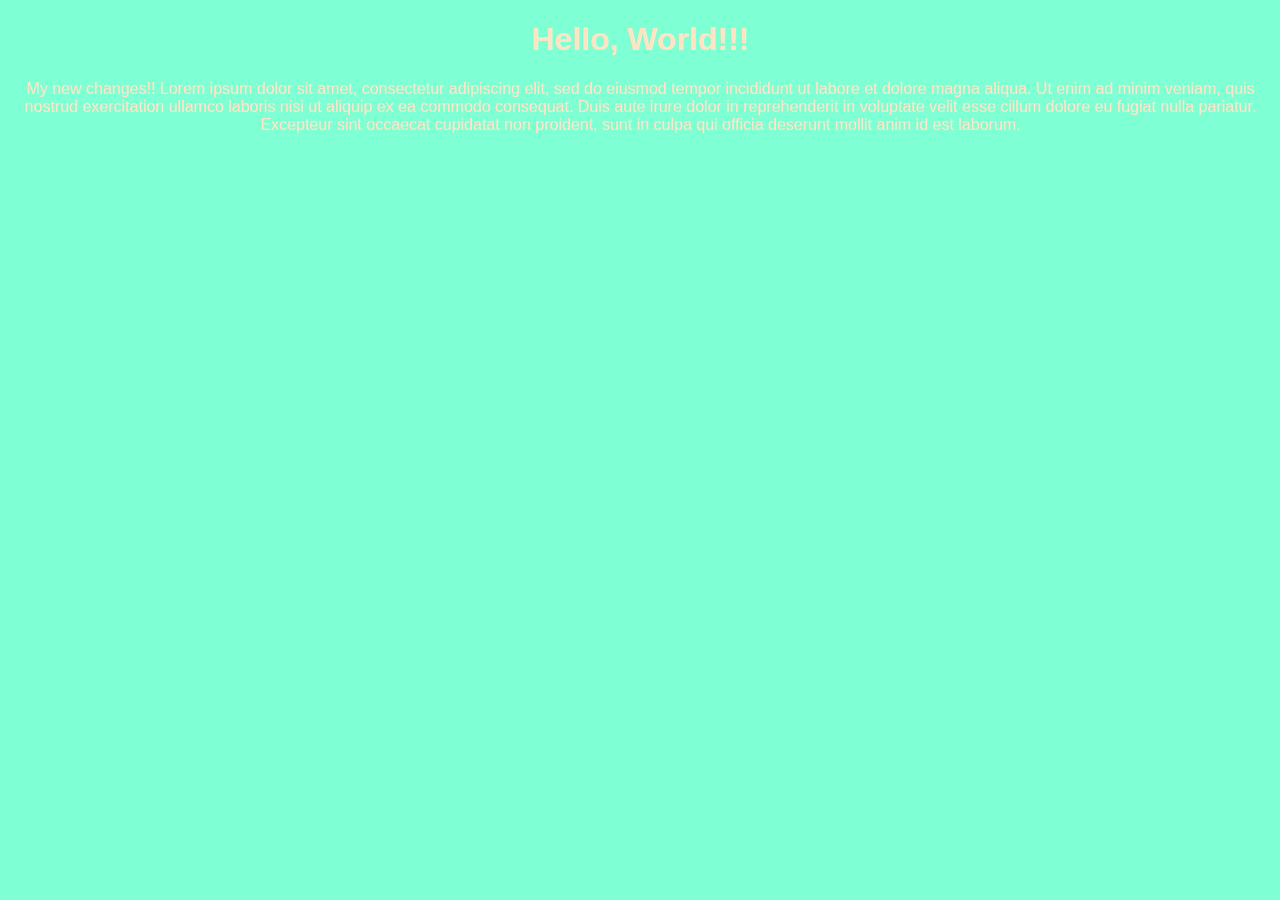
<file: 2/index.html>
<!DOCTYPE html>
<html lang="en">
<head>
	<meta charset="UTF-8">
	<title>Learn Git</title>
	<style type="text/css">
		body {
			background-color: aquamarine;
			text-align: center;
			font-size: 16px;
			font-family:  "Arial Black", sans-serif;
			color: bisque;
		}
	</style>
</head>
<body>
	<h1>Hello, World!!!</h1>
   <p>My new changes!!
	   Lorem ipsum dolor sit amet, consectetur adipiscing
	   elit, sed do eiusmod tempor incididunt ut labore et
	   dolore magna aliqua. Ut enim ad minim veniam, quis
	   nostrud exercitation ullamco laboris nisi ut aliquip
	   ex ea commodo consequat. Duis aute irure dolor in
	   reprehenderit in voluptate velit esse cillum dolore
	   eu fugiat nulla pariatur. Excepteur sint occaecat
	   cupidatat non proident, sunt in culpa qui officia
	   deserunt mollit anim id est laborum.</p>
</body>
</html>
</file>
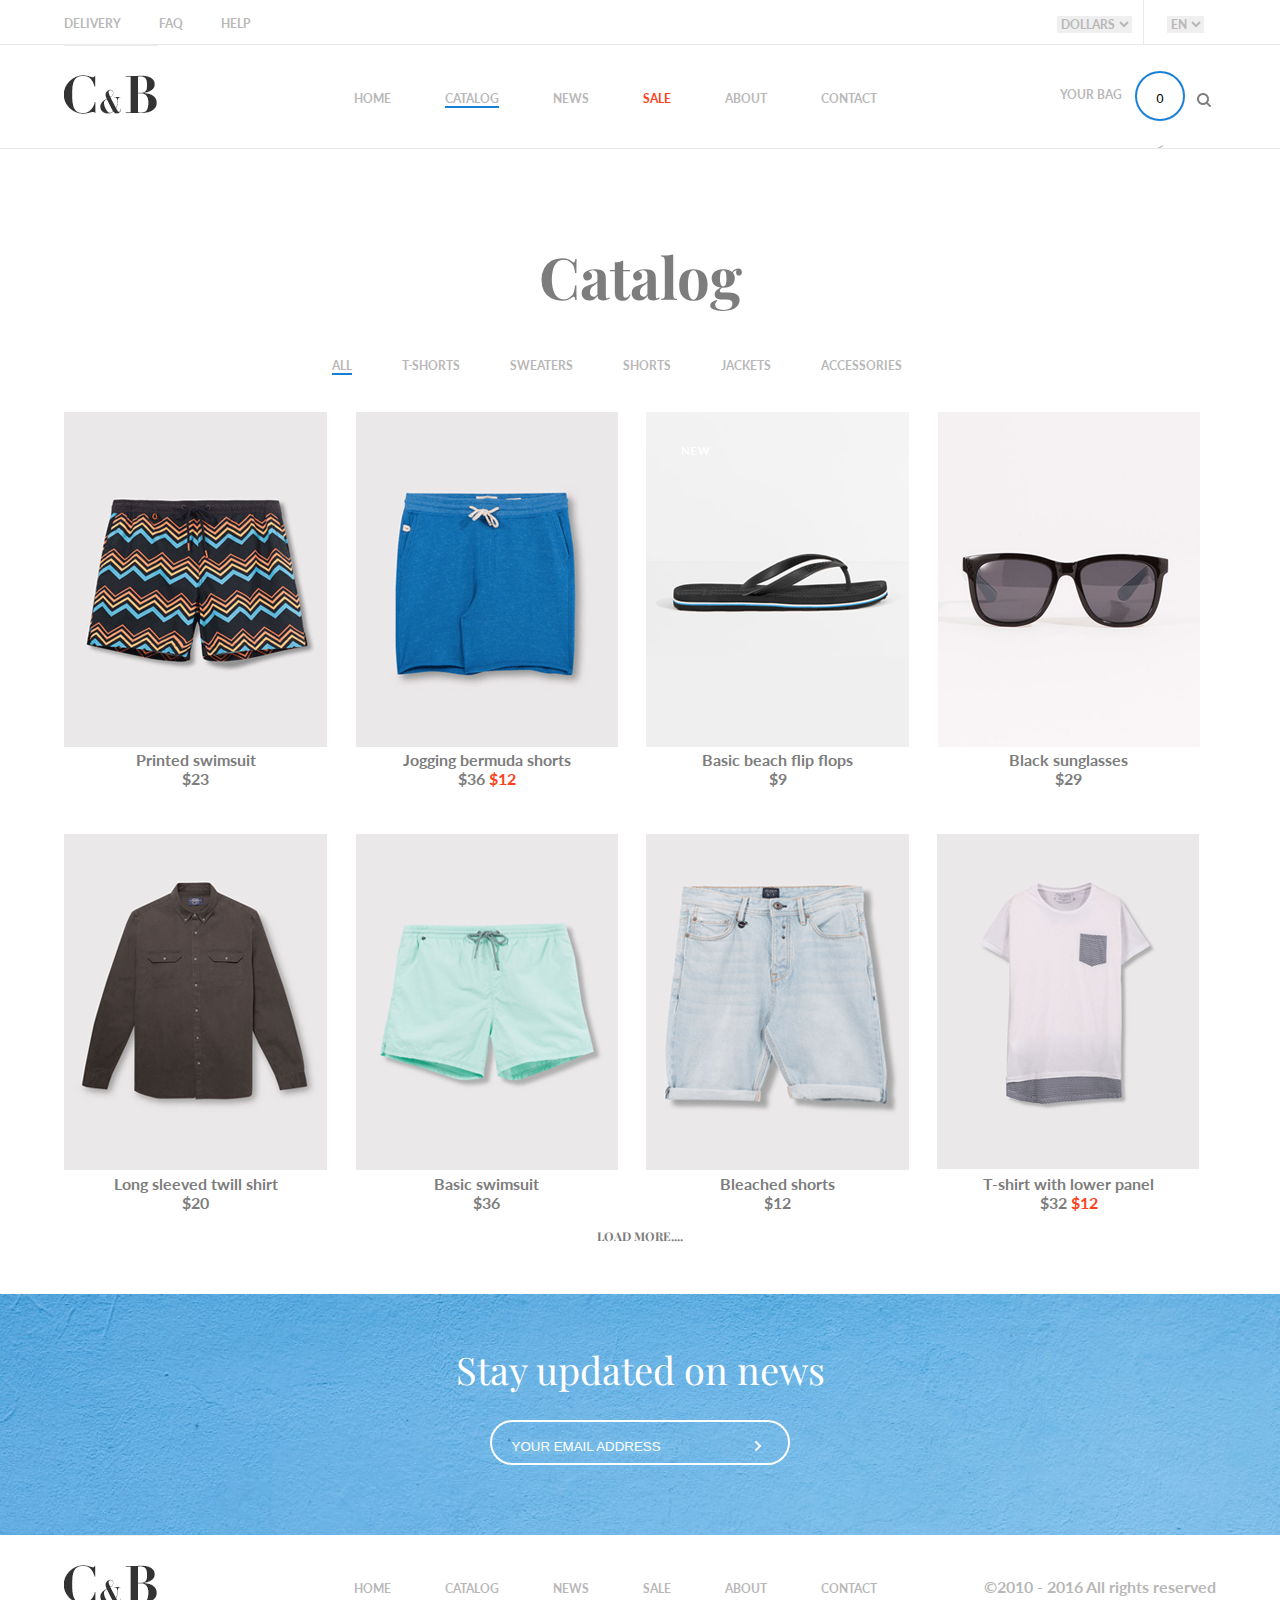
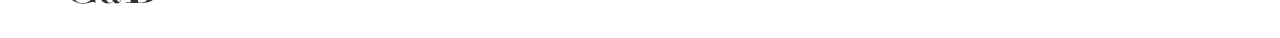
<file: Eleken/index.html>
<!DOCTYPE html>
<html lang="en">
<head>
    <meta charset="UTF-8">
    <meta http-equiv="X-UA-Compatible" content="IE=edge">
    <meta name="viewport" content="width=device-width, initial-scale=1">
    <title>ELeken</title>
    <!--Fonts-->
    <link href="https://fonts.googleapis.com/css?family=Lato:400,400i,700,700i|Playfair+Display:400,400i,700,700i&amp;subset=cyrillic,latin-ext" rel="stylesheet">
    <!--StyleSheets-->
    <link rel="stylesheet" type="text/css" href="css/main.css">

    <!--Scripts-->
    <script src="JS/jquery-3.2.1.min.js"></script> <!---Jquery library-->
    <script src="JS/jquery-ui.min.js"></script> <!-- JQuery UI for Tabs-->
    <script src="JS/main.js"></script> <!--Custom JS-->

</head>
<body>
    <header>
        <div class="sub-menu">
            <ul>
                <li><a href="#">delivery</a></li>
                <li><a href="#">faq</a></li>
                <li><a href="#">help</a></li>
            </ul>
        </div>
        <div class="select lang">
            <select title="lang">
                <option>en</option>
                <option>ua</option>
            </select>
        </div>
        <div class="select">
            <select title="currency">
                <option>dollars</option>
                <option>hruvhia</option>
            </select>
        </div>
    </header>
    <nav>
        <div class="logo">
            <img src="img/main-logo.png">
        </div>
        <div class="main-menu">
            <ul>
                <li><a href="#">home</a></li>
                <li class="active"><a href="#">catalog</a></li>
                <li><a href="#">news</a></li>
                <li><a href="#" class="sale">sale</a></li>
                <li><a href="#">about</a></li>
                <li><a href="#">contact</a></li>
            </ul>
        </div>
        <div class="bag">
            <img src="img/serch.png" alt="search" class="search">
            <div class="cart"><input type="text" name="goods" value="0" class="val"><</div>
            <p>your bag</p>
        </div>
    </nav>

    <article>

        <h1>Catalog</h1>
        <div id="tabs">
            <ul>
                <li class="active"><a href="#tab-all">all</a></li>
                <li><a href="#tab-t-shorts">t-Shorts</a></li>
                <li><a href="#tab-sweat">sweaters</a></li>
                <li><a href="#tab-shorts">shorts</a></li>
                <li><a href="#tab-jac">jackets</a></li>
                <li><a href="#tab-access">accessories</a></li>
            </ul>

            <div id="tab-all">
                <div class="non-hide"><!---Список товара--->
                    <figure class="first">
                        <img src="img/good-1.png">
                        <figcaption>
                            <p>Printed swimsuit</p>
                            <p class="price">$23</p>
                        </figcaption>
                    </figure>
                    <figure>
                        <img src="img/good-2.png">
                        <figcaption>
                            <p>Jogging bermuda shorts</p>
                            <p class="price">$36 <span>$12</span></p>
                        </figcaption>
                    </figure>
                    <figure>
                        <img src="img/good-3.png">
                        <figcaption>
                            <p>Basic beach flip flops</p>
                            <p class="price">$9</p>
                        </figcaption>
                    </figure>
                    <figure class="last">
                        <img src="img/good-4.png">
                        <figcaption>
                            <p>Black sunglasses</p>
                            <p class="price">$29</p>
                        </figcaption>
                    </figure>
                    <figure class="first">
                        <img src="img/good-5.png">
                        <figcaption>
                            <p>Long sleeved twill shirt</p>
                            <p class="price">$20</p>
                        </figcaption>
                    </figure>
                    <figure>
                        <img src="img/good-6.png">
                        <figcaption>
                            <p>Basic swimsuit</p>
                            <p class="price">$36</p>
                        </figcaption>
                    </figure>
                    <figure>
                        <img src="img/good-7.png">
                        <figcaption>
                            <p>Bleached shorts</p>
                            <p class="price">$12</p>
                        </figcaption>
                    </figure>
                    <figure class="last">
                        <img src="img/good-8.png">
                        <figcaption>
                            <p>T-shirt with lower panel</p>
                            <p class="price">$32 <span>$12</span></p>
                        </figcaption>
                    </figure>
                </div>
                <div class="hide">

                    <figure class="first">
                        <img src="img/good-1.png">
                        <figcaption>
                            <p>Printed swimsuit</p>
                            <p class="price">$23</p>
                        </figcaption>
                    </figure>
                    <figure>
                        <img src="img/good-2.png">
                        <figcaption>
                            <p>Jogging bermuda shorts</p>
                            <p class="price">$36 <span>$12</span></p>
                        </figcaption>
                    </figure>
                    <figure>
                        <img src="img/good-3.png">
                        <figcaption>
                            <p>Basic beach flip flops</p>
                            <p class="price">$9</p>
                        </figcaption>
                    </figure>
                    <figure class="last">
                        <img src="img/good-4.png">
                        <figcaption>
                            <p>Black sunglasses</p>
                            <p class="price">$29</p>
                        </figcaption>
                    </figure>
                    <figure class="first">
                        <img src="img/good-5.png">
                        <figcaption>
                            <p>Long sleeved twill shirt</p>
                            <p class="price">$20</p>
                        </figcaption>
                    </figure>
                    <figure>
                        <img src="img/good-6.png">
                        <figcaption>
                            <p>Basic swimsuit</p>
                            <p class="price">$36</p>
                        </figcaption>
                    </figure>
                    <figure>
                        <img src="img/good-7.png">
                        <figcaption>
                            <p>Bleached shorts</p>
                            <p class="price">$12</p>
                        </figcaption>
                    </figure>
                    <figure class="last">
                        <img src="img/good-8.png">
                        <figcaption>
                            <p>T-shirt with lower panel</p>
                            <p class="price">$32 <span>$12</span></p>
                        </figcaption>
                    </figure>

                </div>
                <h1 class="load"> Load more....</h1>
            </div>
            <div id="tab-t-shorts"> <!--Футболки-->
                <figure class="last">
                    <img src="img/good-8.png">
                    <figcaption>
                        <p>T-shirt with lower panel</p>
                        <p class="price">$32 <span>$12</span></p>
                    </figcaption>
                </figure>
            </div>

            <div id="tab-sweat">

            </div>
            <div id="tab-shorts">
                <figure class="first">
                    <img src="img/good-1.png">
                    <figcaption>
                        <p>Printed swimsuit</p>
                        <p class="price">$23</p>
                    </figcaption>
                </figure>
                <figure>
                    <img src="img/good-2.png">
                    <figcaption>
                        <p>Jogging bermuda shorts</p>
                        <p class="price">$36 <span>$12</span></p>
                    </figcaption>
                </figure>
                <figure>
                    <img src="img/good-6.png">
                    <figcaption>
                        <p>Basic swimsuit</p>
                        <p class="price">$36</p>
                    </figcaption>
                </figure>
                <figure>
                    <img src="img/good-7.png">
                    <figcaption>
                        <p>Bleached shorts</p>
                        <p class="price">$12</p>
                    </figcaption>
                </figure>>
            </div>

            <div id="tab-jac">
                <figure class="first">
                    <img src="img/good-5.png">
                    <figcaption>
                        <p>Long sleeved twill shirt</p>
                        <p class="price">$20</p>
                    </figcaption>
                </figure>
            </div>
            <div id="tab-access">
                <figure class="last">
                    <img src="img/good-4.png">
                    <figcaption>
                        <p>Black sunglasses</p>
                        <p class="price">$29</p>
                    </figcaption>
                </figure>
            </div>
        </div>
    </article>
    <div class="subscribe">
        <p>Stay updated on news</p>
        <div class="form">

            <form name="form" action="#" method="post">
                <input type="email" name="email " placeholder="your email address">
                <input type="button"   name="submit" value="">
            </form>
        </div>
    </div>

    <footer>
        <div class="logo">
            <img src="img/main-logo.png">
        </div>
        <div class="main-menu">
            <ul>
                <li><a href="#">home</a></li>
                <li><a href="#">catalog</a></li>
                <li><a href="#">news</a></li>
                <li><a href="#">sale</a></li>
                <li><a href="#">about</a></li>
                <li><a href="#">contact</a></li>
            </ul>
        </div>
        <P>&copy2010 - 2016 All rights reserved</P>
    </footer>


</body>
</html>
</file>
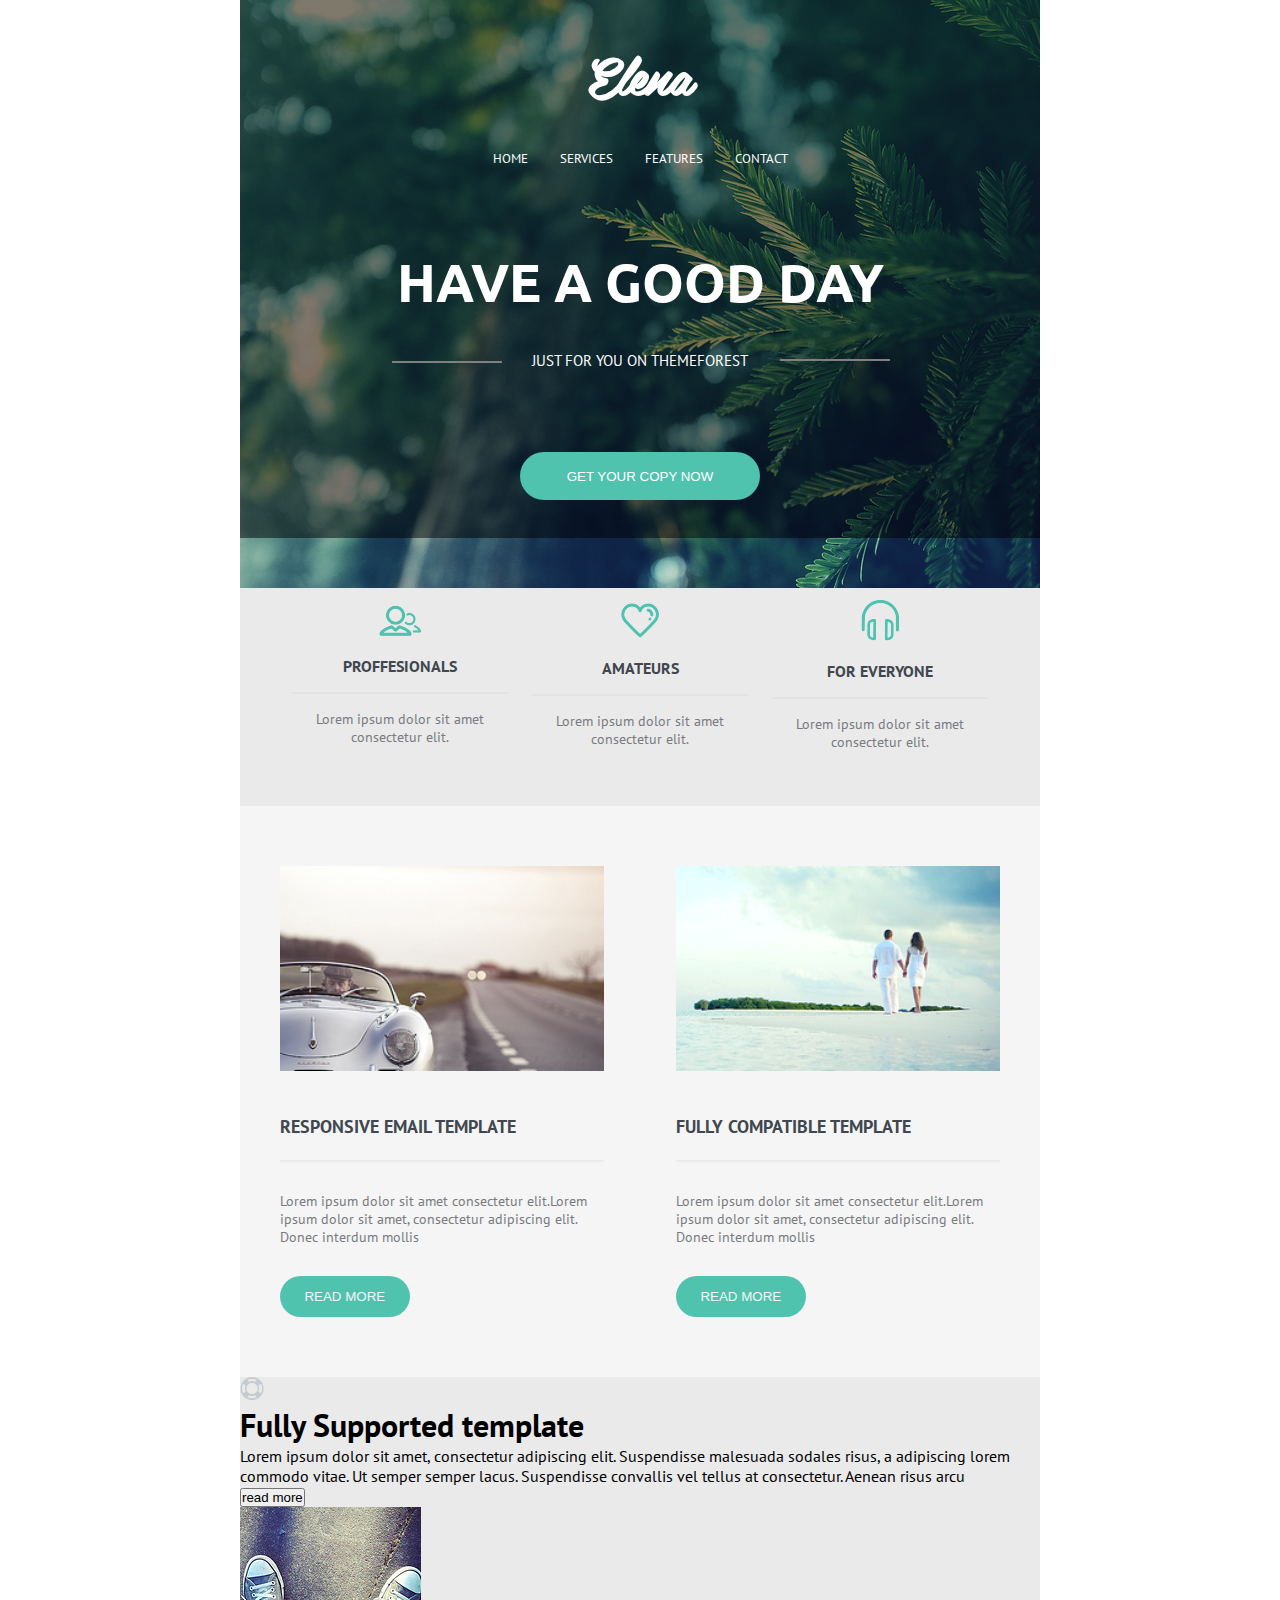
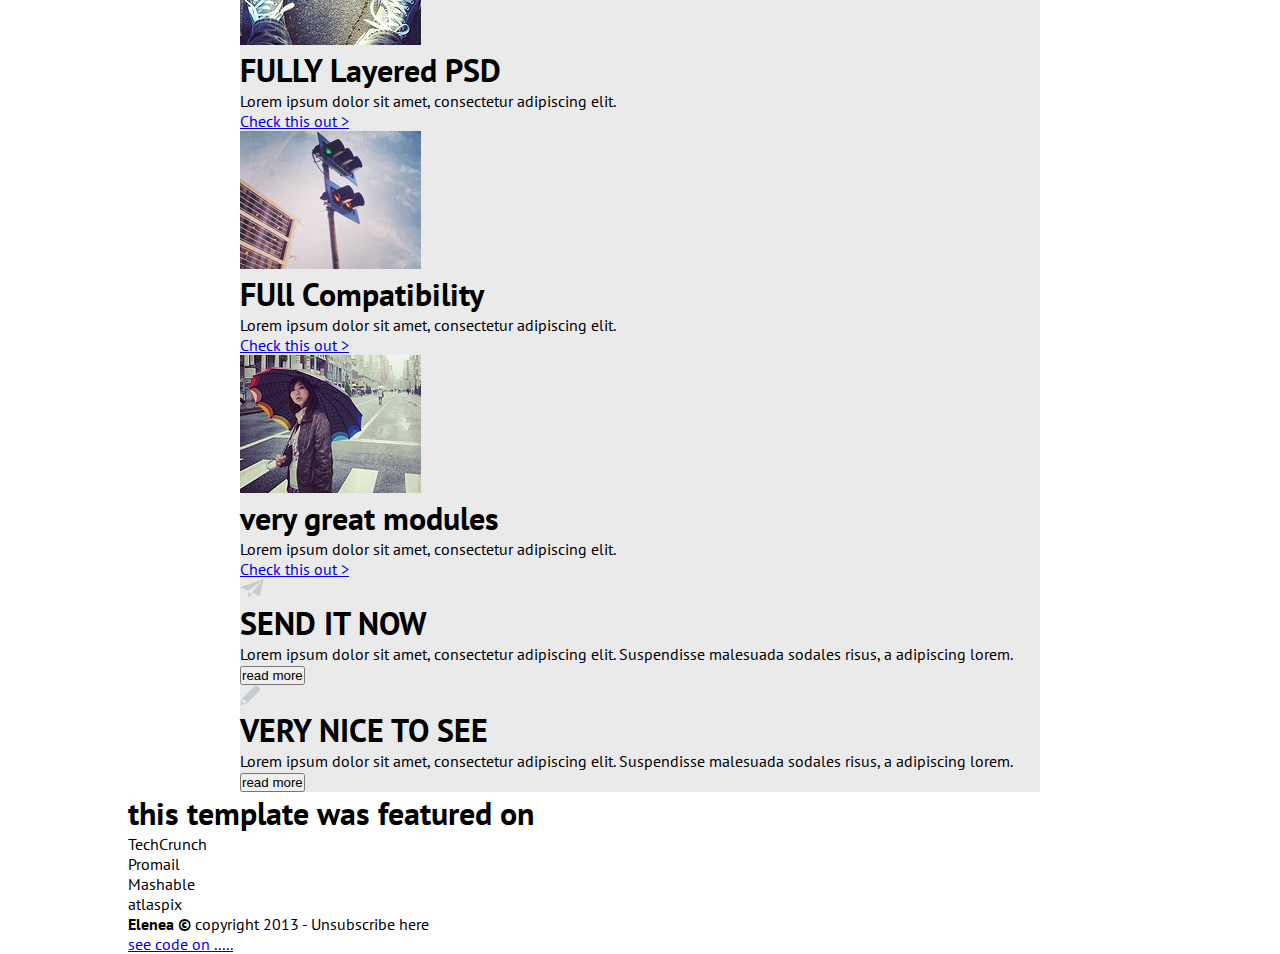
<file: Elena/index.html>
<!DOCTYPE html>
<html lang="en">
<head>
    <meta name="viewport" content="width=device-width, initial-scale=1">
    <meta charset="UTF-8">
    <title>Elena</title>

    <!-- stylesheet-->
    <link rel="stylesheet" href="css/style.css">

    <!-- Google Fonts-->
    <link rel="preconnect" href="https://fonts.gstatic.com">
    <link href="https://fonts.googleapis.com/css2?family=Cabin&family=PT+Sans:wght@400;700&family=Ubuntu:wght@700&display=swap" rel="stylesheet">
    <!-- fav ico -->
    <link rel="icon" href="img/logo_2082.png">
</head>
<body>
    <header>
       <div class="bg-opacity">
           <h1 class="logo">Elena</h1>
           <nav>
               <ul>
                   <li><a href="#">home</a></li>
                   <li><a href="#">services</a></li>
                   <li><a href="#">features</a></li>
                   <li><a href="#">contact</a></li>
               </ul>
           </nav>
           <h1 class="slogan">have a good day</h1>
           <p class="sub_logo">just for you on themeforest</p>
           <input type="button" value="get your copy now">
       </div>
    </header>
    <article>
        <div class="offers">
            <div class="offers_item">
                <img src="./img/user_group_copy_4152.png" alt="img" class="offers_item_img">
                <h1>proffesionals</h1>
                <p>Lorem ipsum dolor sit amet consectetur elit.</p>
            </div>
            <div class="offers_item">
                <img src="./img/heart_3846.png" alt="img" class="offers_item_img">
                <h1>Amateurs</h1>
                <p>Lorem ipsum dolor sit amet consectetur elit.</p>
            </div>
            <div class="offers_item">
                <img src="./img/headset_3847.png" alt="img" class="offers_item_img">
                <h1>for everyone</h1>
                <p>Lorem ipsum dolor sit amet consectetur elit.</p>
            </div>
        </div>
        <div class="blog">
            <div class="blog_post">
                <img src="./img/rectangle_2_3940.png" alt="img" class="blog_post_img">
                <h1>Responsive email template</h1>
                <p>Lorem ipsum dolor sit amet consectetur elit.Lorem ipsum dolor sit amet, consectetur adipiscing elit. Donec interdum mollis</p>
                <input type="button" value="read more">
            </div>
            <div class="blog_post">
                <img src="./img/rectangle_2_3959.png" alt="img" class="blog_post_img">
                <h1>Fully compatible template</h1>
                <p>Lorem ipsum dolor sit amet consectetur elit.Lorem ipsum dolor sit amet, consectetur adipiscing elit. Donec interdum mollis</p>
                <input type="button" value="read more">
            </div>
        </div>
        <div class="info">
            <img src="img/info__4002.png" alt="img">
            <h1>Fully Supported template</h1>
            <p>Lorem ipsum dolor sit amet, consectetur adipiscing elit. Suspendisse malesuada sodales risus, a adipiscing lorem commodo vitae. Ut semper semper lacus. Suspendisse convallis vel tellus at consectetur. Aenean risus arcu</p>
            <input type="button" value="read more">
        </div>
        <div class="modules">
            <div class="modules_item">
                <img src="img/rectangle_2_4026.png" alt="img" class="modules_item_img">
                <h1>FULLY Layered PSD</h1>
                <p>Lorem ipsum dolor sit amet, consectetur adipiscing elit.</p>
                <a href="#">Check this out ></a>
            </div>
            <div class="modules_item">
                <img src="img/rectangle_2_4004.png" alt="img" class="modules_item_img">
                <h1>FUll Compatibility</h1>
                <p>Lorem ipsum dolor sit amet, consectetur adipiscing elit.</p>
                <a href="#">Check this out ></a>
            </div>
            <div class="modules_item">
                <img src="img/rectangle_2_4037.png" alt="img" class="modules_item_img">
                <h1>very great modules</h1>
                <p>Lorem ipsum dolor sit amet, consectetur adipiscing elit.</p>
                <a href="#">Check this out ></a>
            </div>
        </div>
        <div class="booking">
            <div class="booking_type">
                <img src="img/Send__4051.png">
                <h1>SEND IT NOW</h1>
                <p>Lorem ipsum dolor sit amet, consectetur adipiscing elit. Suspendisse malesuada sodales risus, a adipiscing lorem.</p>
                <input type="button" value="read more">
            </div>
            <div class="booking_type">
                <img src="img/___4069.png">
                <h1>VERY NICE TO SEE</h1>
                <p>Lorem ipsum dolor sit amet, consectetur adipiscing elit. Suspendisse malesuada sodales risus, a adipiscing lorem.</p>
                <input type="button" value="read more">
            </div>
        </div>
    </article>
    <footer>
        <div class="futered">
            <h1>this template was featured on</h1>
            <p> TechCrunch </p>
            <p> Promail </p>
            <p> Mashable </p>
            <p> atlaspix</p>
        </div>
        <div class="copy">
            <p><b>Elenea © </b>copyright 2013 - Unsubscribe here</p>
            <a href="№"> see  code on .....</a>
        </div>
    </footer>

</body>
</html>
</file>
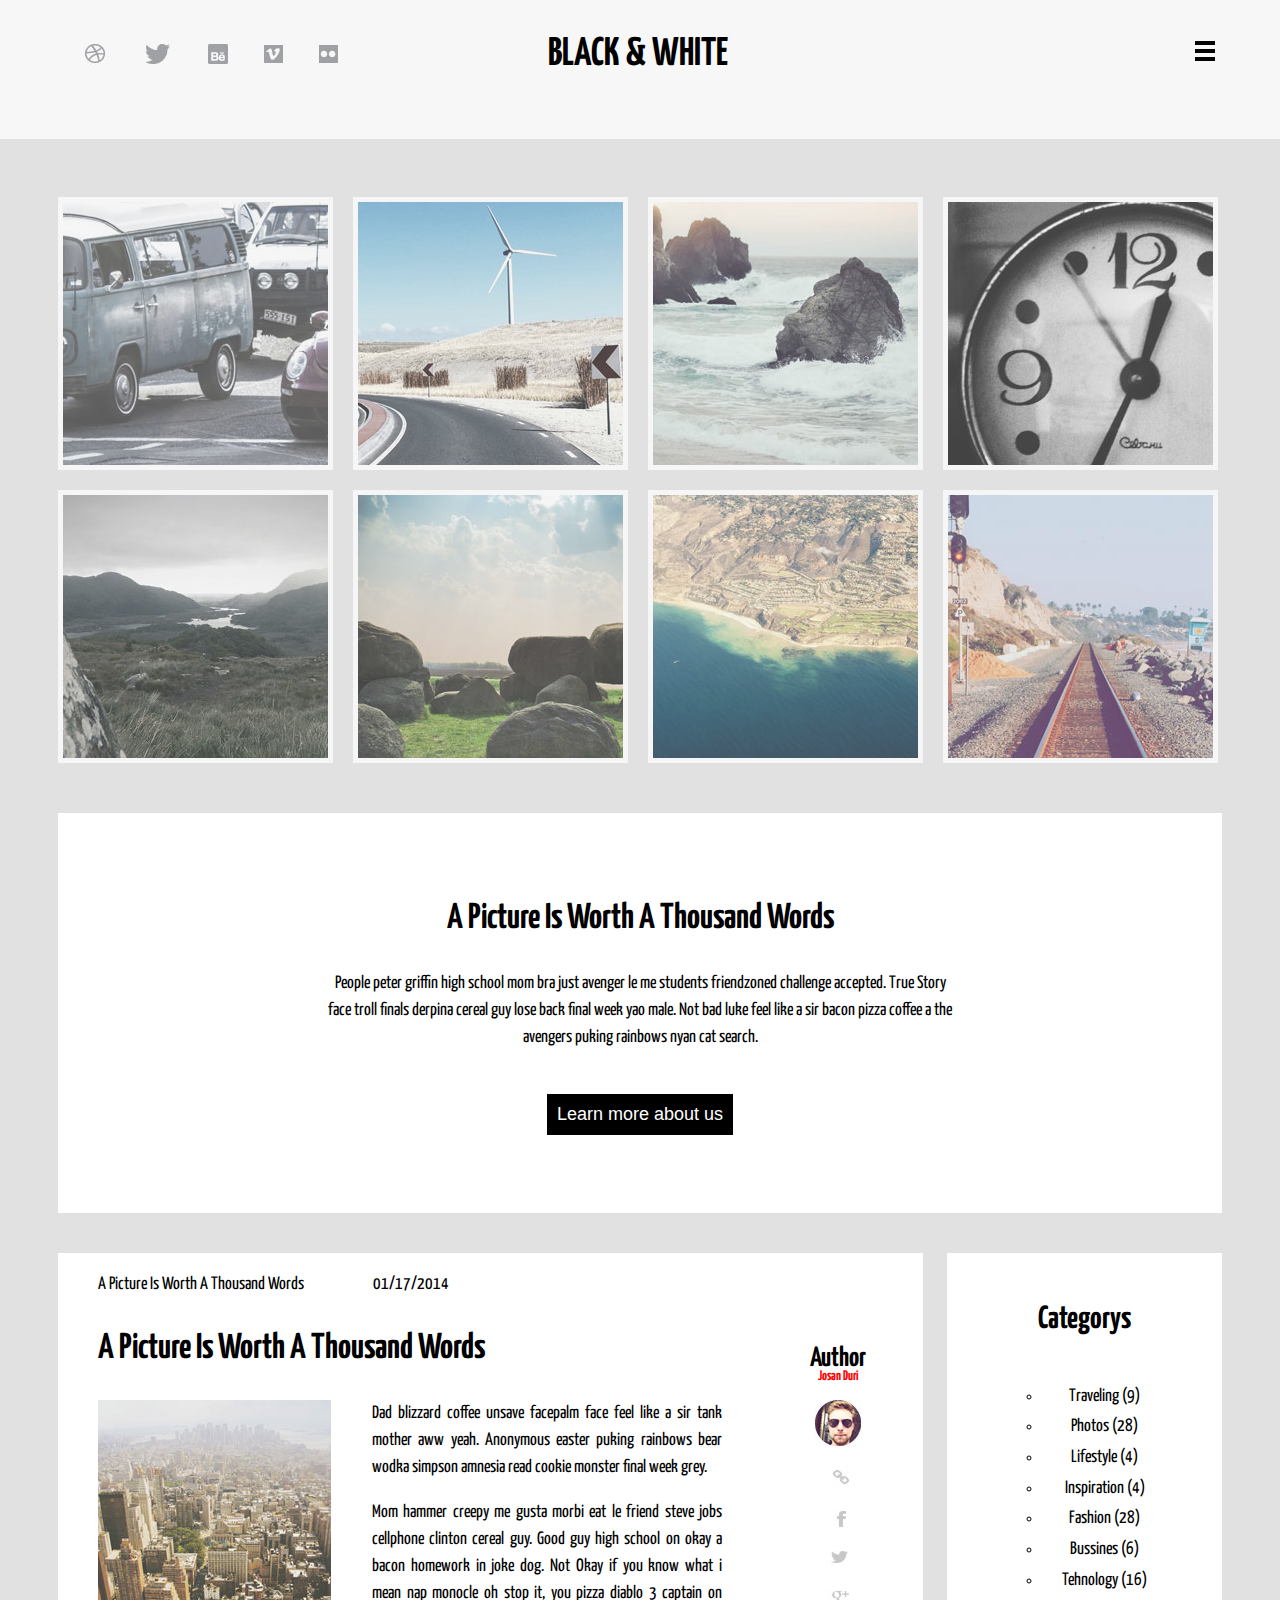
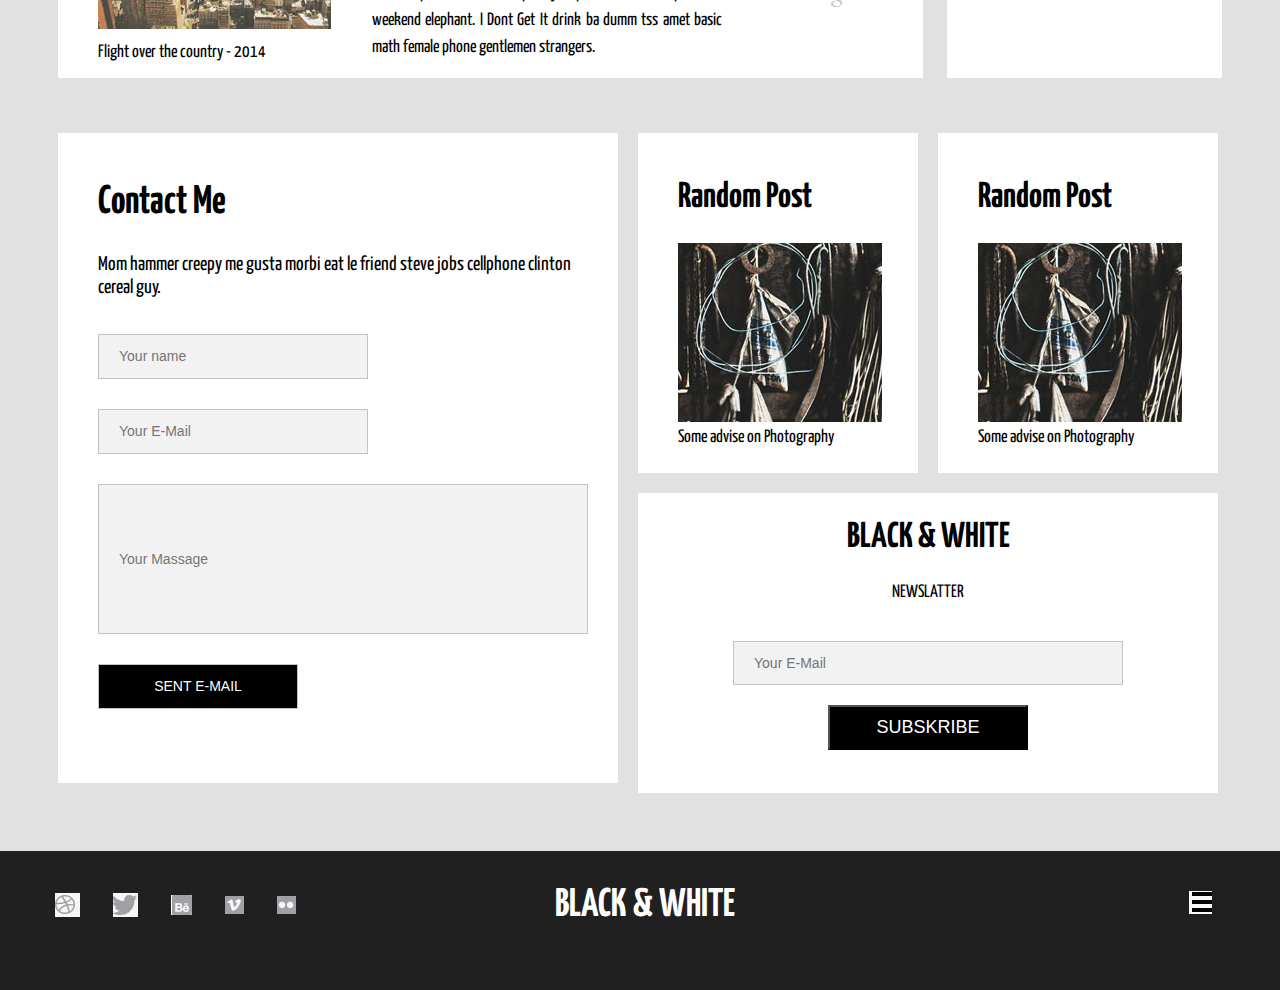
<file: fix/index.html>
<!DOCTYPE html>
<!DOCTYPE html>
<html>
  <head>
    <meta charset="utf-8">
    <title>Фиксированый дизайн</title>
    <link rel="stylesheet" href="style.css">
    <link rel="stylesheet" href="Normalize.css">
    <link href="https://fonts.googleapis.com/css?family=Yanone+Kaffeesatz:300,400,700" rel="stylesheet">
  </head>
  <body>
    <header>
      <ul class="social">
        <li><a href="#"><img src="img/social/social-1.jpg" alt="#"></a></li>
        <li><a href="#"><img src="img/social/social-2.jpg" alt="#"></a></li>
        <li><a href="#"><img src="img/social/social-3.jpg" alt="#"></a></li>
        <li><a href="#"><img src="img/social/social-4.jpg" alt="#"></a></li>
        <li><a href="#"><img src="img/social/social-5.jpg" alt="#"></a></li>
      </ul>
      <h1>black & white</h1>
      <img src="img/social/stripes.jpg" alt="#" class="log">
    </header>
    <article>
      <div class="works">
        <figure>
          <img src="img/works/img-1.jpg" alt="#">
          <figcaption>
            <p><strong>Awsome day</strong> JAN 25th</p>
            <div class="likes"><img src="img/social/likes.jpg" alt="#"> <img src="img/social/Coments.jpg" alt="#"></div>
          </figcaption>
        </figure>
        <figure>
          <img src="img/works/img-2.jpg" alt="#">
          <figcaption>
            <p><strong>Awsome day</strong> JAN 25th</p>
            <div class="likes"><img src="img/social/likes.jpg" alt="#"> <img src="img/social/Coments.jpg" alt="#"></div>
          </figcaption>
        </figure>
        <figure>
          <img src="img/works/img-3.jpg" alt="#">
          <figcaption>
            <p><strong>Awsome day</strong> JAN 25th</p>
            <div class="likes"><img src="img/social/likes.jpg" alt="#"> <img src="img/social/Coments.jpg" alt="#"></div>
          </figcaption>
        </figure>
        <figure>
          <img src="img/works/img-4.jpg" alt="#">
          <figcaption>
            <p><strong>Awsome day</strong> JAN 25th</p>
            <div class="likes"><img src="img/social/likes.jpg" alt="#"> <img src="img/social/Coments.jpg" alt="#"></div>
          </figcaption>
        </figure>
        <figure>
          <img src="img/works/img-5.jpg" alt="#">
          <figcaption>
            <p><strong>Awsome day</strong> JAN 25th</p>
            <div class="likes"><img src="img/social/likes.jpg" alt="#"> <img src="img/social/Coments.jpg" alt="#"></div>
          </figcaption>
        </figure>
        <figure>
          <img src="img/works/img-6.jpg" alt="#">
          <figcaption>
            <p><strong>Awsome day</strong> JAN 25th</p>
            <div class="likes"><img src="img/social/likes.jpg" alt="#"> <img src="img/social/Coments.jpg" alt="#"></div>
          </figcaption>
        </figure>
        <figure>
          <img src="img/works/img-7.jpg" alt="#">
          <figcaption>
            <p><strong>Awsome day</strong> JAN 25th</p>
            <div class="likes"><img src="img/social/likes.jpg" alt="#"> <img src="img/social/Coments.jpg" alt="#"></div>
          </figcaption>
        </figure>
        <figure>
          <img src="img/works/img-8.jpg" alt="#">
          <figcaption>
            <p><strong>Awsome day</strong> JAN 25th</p>
            <div class="likes"><img src="img/social/likes.jpg" alt="#"> <img src="img/social/Coments.jpg" alt="#"></div>
          </figcaption>
        </figure>
      </div>
      <div class="hero">
        <h1>A Picture Is Worth A Thousand Words</h1>
        <p>People peter griffin high school mom bra just avenger le me students friendzoned challenge accepted.
          True Story face troll finals derpina cereal guy lose back final week yao male. Not bad luke feel like a
          sir bacon pizza coffee a the avengers puking rainbows nyan cat search.</p>
        <input type="button" value="Learn more about us">
      </div>
      <div class="blog">
        <div class="lft">
          <div class="lt">
            <p>A Picture Is Worth A Thousand Words&nbsp&nbsp&nbsp&nbsp&nbsp&nbsp&nbsp&nbsp&nbsp&nbsp&nbsp
              &nbsp&nbsp&nbsp&nbsp&nbsp&nbsp&nbsp&nbsp&nbsp&nbsp&nbsp01/17/2014</p>
            <h1>A Picture Is Worth A Thousand Words</h1>
            <figure>
              <img src="img/works/blig-1.jpg" alt="#">
              <figcaption>Flight over the country - 2014</figcaption>
            </figure>
            <p class="txt">Dad blizzard coffee unsave facepalm face feel like a sir tank mother aww yeah. Anonymous easter
             puking rainbows bear wodka simpson amnesia read cookie monster final week grey. </p>
             <p class="txt">Mom hammer creepy me gusta morbi eat le friend steve jobs cellphone clinton cereal guy. Good guy
             high school on okay a bacon homework in joke dog. Not Okay if you know what i mean nap monocle oh
             stop it, you pizza diablo 3 captain on weekend elephant. I Dont Get It drink ba dumm tss amet
             basic math female phone gentlemen strangers.</p>
           </div>
          <div class="author">
            <h1>Author<br> <span>Josan Duri</span></h1>
            <img src="img/social/author.jpg" alt="">
            <ul>
              <li><a href="#"><img src="img/social/blog-1.jpg" alt="#"></a></li>
              <li><a href="#"><img src="img/social/blog-2.jpg" alt="#"></a></li>
              <li><a href="#"><img src="img/social/blog-3.jpg" alt="#"></a></li>
              <li><a href="#"><img src="img/social/blog-4.jpg" alt="#"></a></li>
            </ul>
          </div>
        </div>
        <div class="rt">
          <h1>Categorys</h1>
          <ul>
            <li><a href="#">Traveling (9)</a></li>
            <li><a href="#">Photos (28)</a></li>
            <li><a href="#">Lifestyle (4)</a></li>
            <li><a href="#">Inspiration (4)</a></li>
            <li><a href="#">Fashion (28)</a></li>
            <li><a href="#">Bussines (6)</a></li>
            <li><a href="#">Tehnology (16)</a></li>
          </ul>
        </div>
      </div>
      <div class="last">
        <div class="contact">
          <h1>Contact Me</h1>
          <p>Mom hammer creepy me gusta morbi eat le friend steve jobs cellphone clinton cereal guy.</p>
          <legend>
            <input type="text" name="name" placeholder="Your name"><br>
            <input type="email" name="mail" placeholder="Your E-Mail"><br>
            <input type="text" name="massage" placeholder="Your Massage"><br>
            <input type="button" name="submit" value="sent E-Mail"><br>
          </legend>
        </div>
        <div class="post">
          <div class="random"
            <figure>
              <h1>Random Post</h1>
              <a href="#"><img src="img/works/random-1.jpg" alt="#"></a>
              <figcaption>Some advise on Photography</figcaption>
            </figure>
          </div>
          <div class="random"
            <figure>
              <h1>Random Post</h1>
              <a href="#"><img src="img/works/random-1.jpg" alt="#"></a>
              <figcaption>Some advise on Photography</figcaption>
            </figure>
          </div>
          <div class="latter">
            <h1>black & white</h1>
            <p>Newslatter</p>
            <input type="email" name="mail" placeholder="Your E-Mail"><br>
            <input type="button" name="submit" value="Subskribe">
          </div>
        </div>
      </div>
    </article>
    <footer>
      <ul class="social">
        <li><a href="#"><img src="img/social/social-1.jpg" alt="#"></a></li>
        <li><a href="#"><img src="img/social/social-2.jpg" alt="#"></a></li>
        <li><a href="#"><img src="img/social/social-3.jpg" alt="#"></a></li>
        <li><a href="#"><img src="img/social/social-4.jpg" alt="#"></a></li>
        <li><a href="#"><img src="img/social/social-5.jpg" alt="#"></a></li>
      </ul>
      <h1>black & white</h1>
      <img src="img/social/stripes.jpg" alt="#" class="log">
    </footer>

  </body>
</html>
</file>
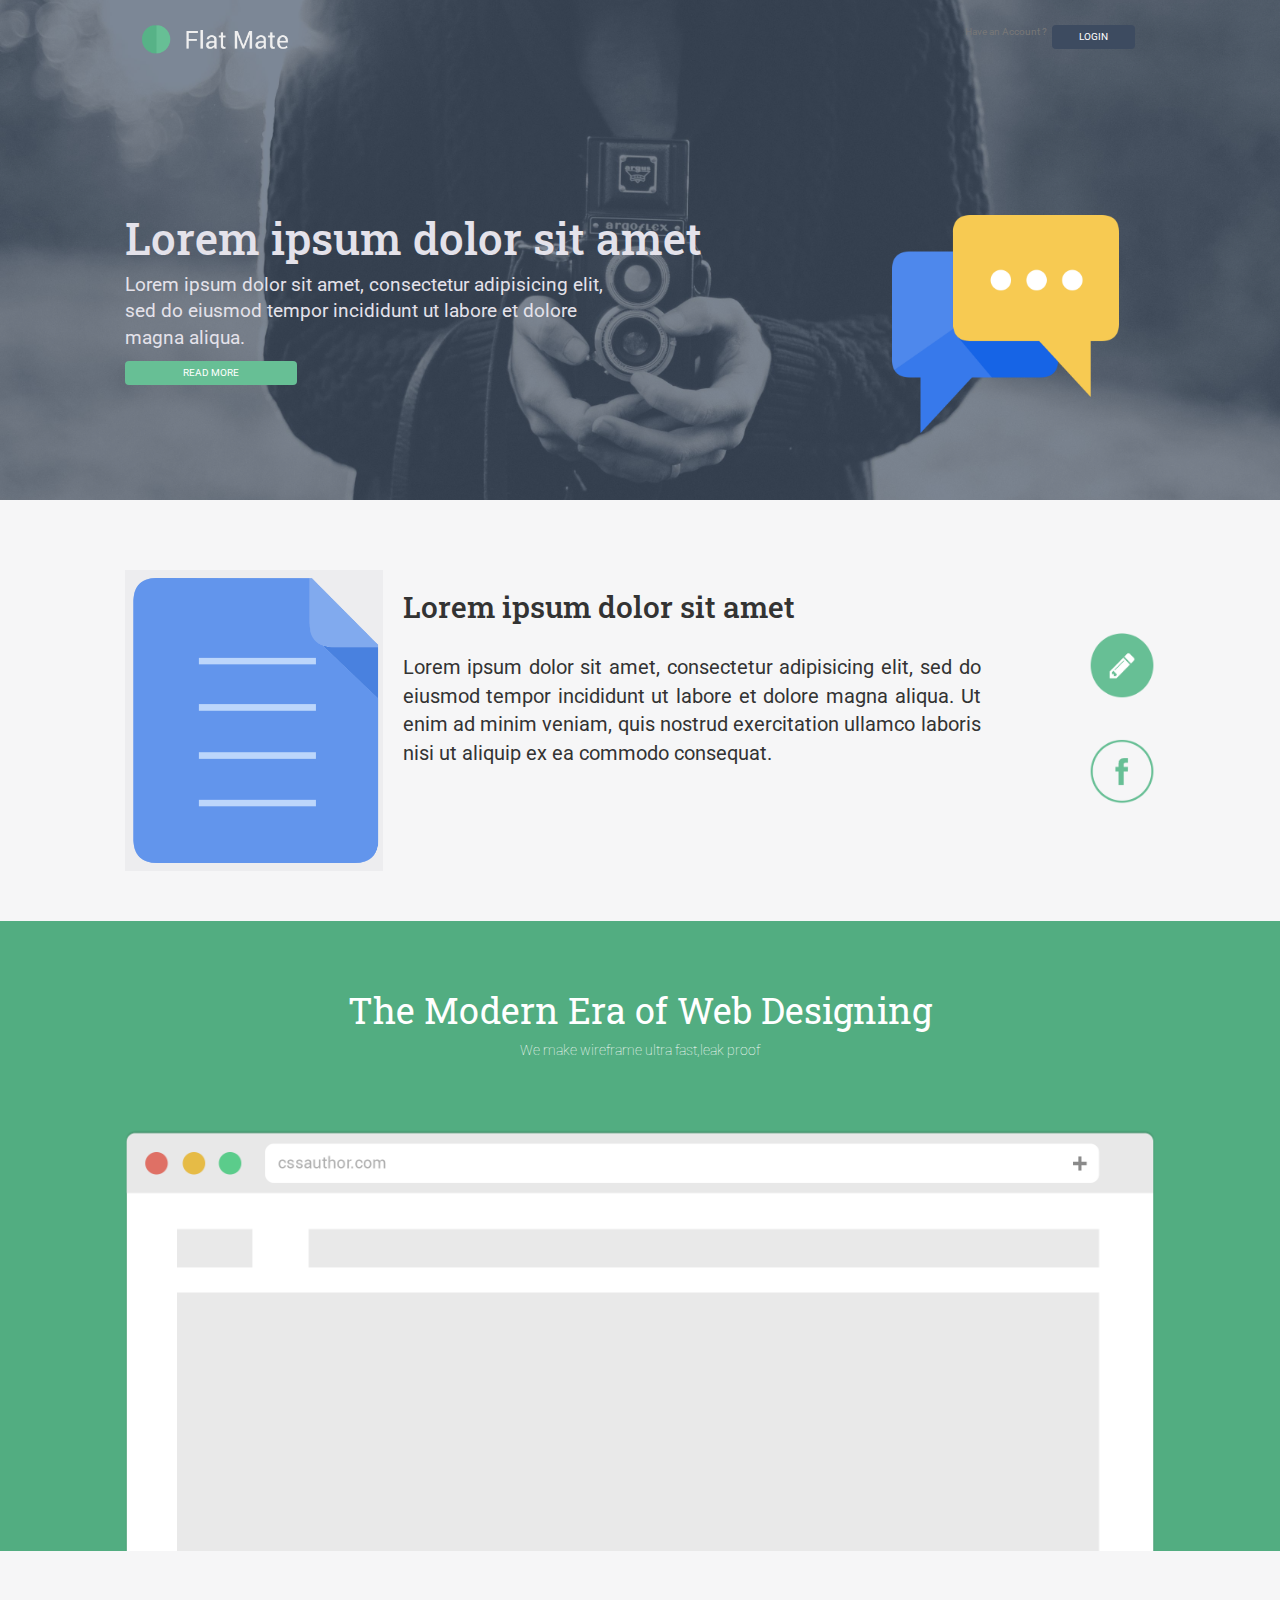
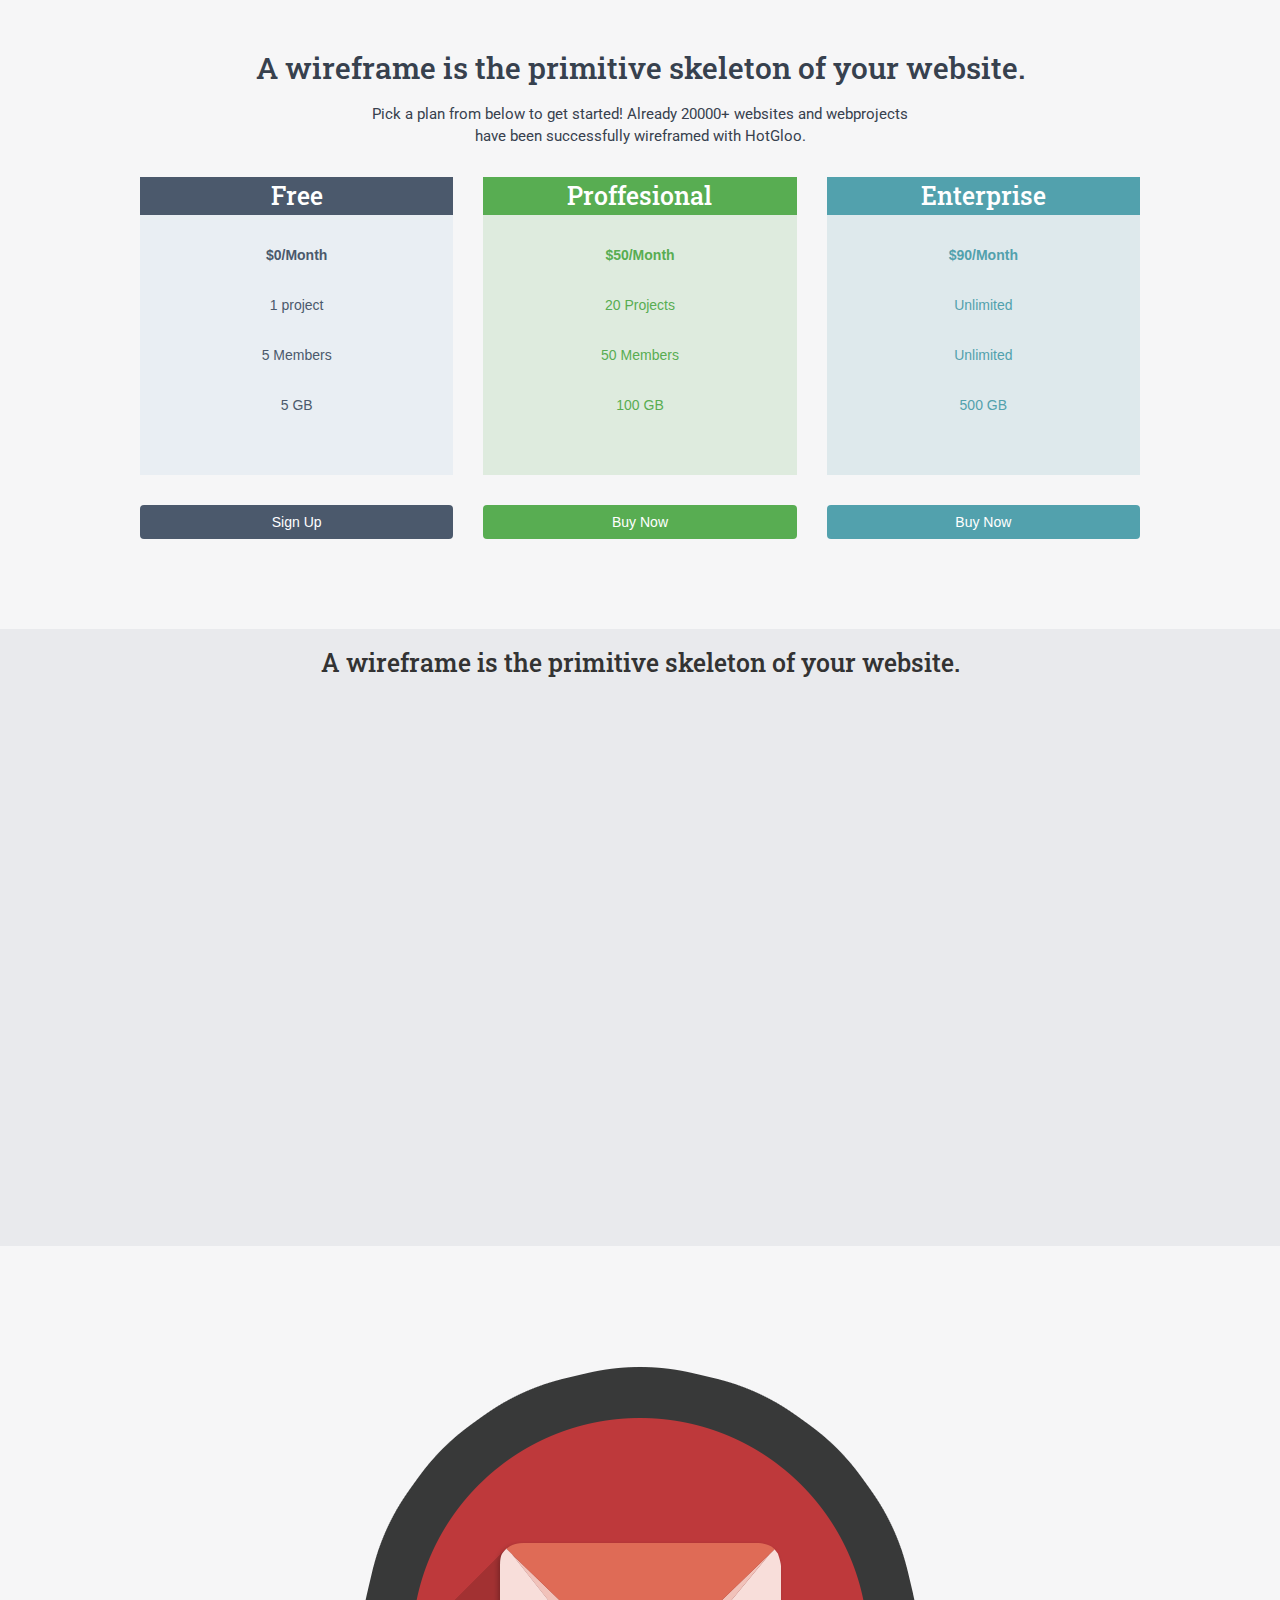
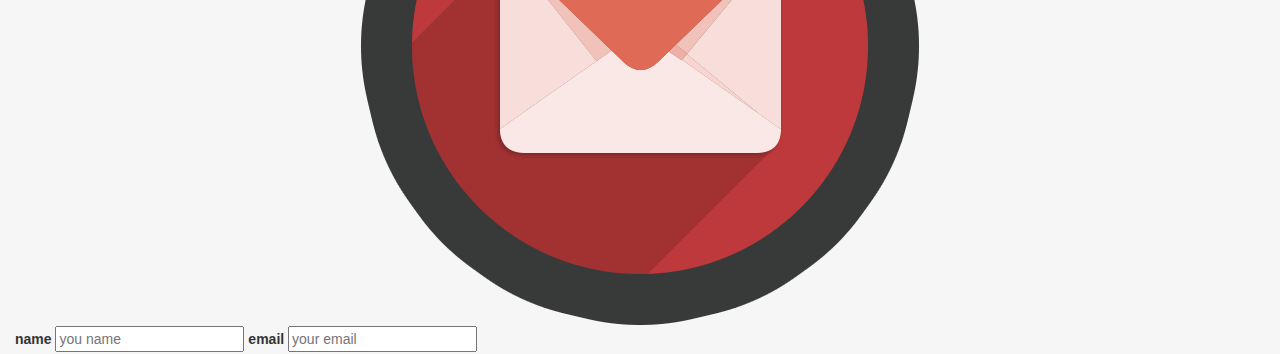
<file: Flate MAte/index.html>
<!DOCTYPE html>
<html lang="en">
<head>
    <meta charset="UTF-8">
    <meta http-equiv="X-UA-Compatible" content="IE=edge">
    <meta name="viewport" content="width=device-width, initial-scale=1">

    <title>Flate Mate</title>
    <link rel="icon" href="img/favicon.ico" type="img/x-icon">
    <link rel="stylesheet" href="css/bootstrap.min.css">
    <link rel="stylesheet" href="css/style.less" type="text/less">
    <link href="https://fonts.googleapis.com/css?family=Roboto+Slab:300,400,700|Roboto:300,300i,400,400i,500,500i,700,700i,900,900i&amp;subset=latin-ext" rel="stylesheet">
    <script src="js/jquery-3.2.1.min.js"></script> <!-- JQuery js-->
    <script src="js/less.min.js"></script> <!-- less js-->

    <!-- HTML5 shim and Respond.js for IE8 support of HTML5 elements and media queries -->
    <!-- WARNING: Respond.js doesn't work if you view the page via file:// -->
    <!--[if lt IE 9]>
    <script src="https://oss.maxcdn.com/html5shiv/3.7.3/html5shiv.min.js"></script>
    <script src="https://oss.maxcdn.com/respond/1.4.2/respond.min.js"></script>
    <![endif]-->
</head>
<body>
<header class="container-fluid text-center">
    <div class="row">
        <div class="col-xs-12">
            <img src="img/logo.png" atl="" class="img-responsive logo">
            <div class=" btn btn-default col-xs-2 col-sm-1 text-center login">login</div>
            <p class="text-muted"> Have an Account ?</p>
        </div>
    </div>
    <div class="row">
        <div class="col-xs-12 banner">
            <h1>Lorem ipsum dolor sit amet</h1>
            <p>Lorem ipsum dolor sit amet, consectetur adipisicing elit,<br>
               sed do eiusmod tempor incididunt ut labore et dolore<br>
               magna aliqua. </p>
            <div class="btn btn-default col-xs-3 col-sm-2">
                <a href="#">Read More</a>
            </div>
            <img src="img/banner-img.png" alt="" class="img-responsive col-xs-4 col-sm-3">
        </div>
    </div>
</header>
<article class="container-fluid">
    <div class="row banner1">
        <img src="img/banner-img-2.png" class=" img-responsive col-xs-3 col-sm-3 banner2">
        <h1>Lorem ipsum dolor sit amet</h1>
        <p>Lorem ipsum dolor sit amet, consectetur adipisicing elit, sed do eiusmod tempor incididunt ut labore et 
            dolore magna aliqua. Ut enim ad minim veniam, quis nostrud exercitation ullamco laboris nisi ut aliquip ex
            ea commodo consequat.</p>
        <ul>
            <li><a href="#"><img src="img/social-1.png" alt="" class="img-responsive"></a></li>
            <li><a href="#"><img src="img/social-2.png" alt="" class="img-responsive"></a></li>
        </ul>
    </div>
    <div class="row intro text-center">
        <h1>
            The Modern Era of Web Designing
        </h1>
        <p>
            We make wireframe ultra fast,leak proof
        </p>
        <img src="img/intro-img.png" alt="" class="img-responsive center-block">
    </div>
    <div class="row text-center rate">
        <h1>A wireframe is the primitive skeleton of your website.</h1>
        <p>Pick a plan from below to get started! Already 20000+ websites and webprojects<br>
            have been successfully wireframed with HotGloo.</p>
        <div class="col-xs-12 col-sm-4 rate1">
            <h1>Free</h1>
            <ul>
                <li>$0/Month</li>
                <li>1 project</li>
                <li>5 Members</li>
                <li>5 GB</li>
            </ul>
            <div class="btn col-xs-12 col-sm-12">sign up</div>
        </div>
        <div class="col-xs-12 col-sm-4 rate2">
            <h1>Proffesional</h1>
            <ul>
                <li>$50/Month</li>
                <li>20 Projects</li>
                <li>50 Members</li>
                <li>100 GB</li>
            </ul>
            <div class="btn col-xs-12 col-sm-12">buy now</div>
        </div>
        <div class="col-xs-12 col-sm-4 rate3">
            <h1>Enterprise</h1>
            <ul>
                <li>$90/Month</li>
                <li>Unlimited</li>
                <li>Unlimited</li>
                <li>500 GB</li>
            </ul>
            <div class="btn col-xs-12 col-sm-12">buy now</div>
        </div>
    </div>
    <div class="row  text-center video">
        <h1>A wireframe is the primitive skeleton of your website.</h1>
        <iframe class="col-xs-12 " width="560" height="550" src="https://www.youtube.com/embed/qFliGG93j_Q" frameborder="0" allowfullscreen></iframe>
    </div>
</article>
<footer class="container-fluid">
    <div class="row">
        <form class="col-xs-12" action="#" method="get">
            <img src="img/form-img.png" class="center-block img-responsive" alt="">
            <label for="name">name</label> <input id="name" type="text" placeholder="you name">
            <label for="mail">email</label> <input id="mail" type="email" placeholder="your email">

        </form>
    </div>

</footer>





    <script src="js/bootstrap.min.js"></script> <!--Bootstrap js-->

</body>
</html>
</file>
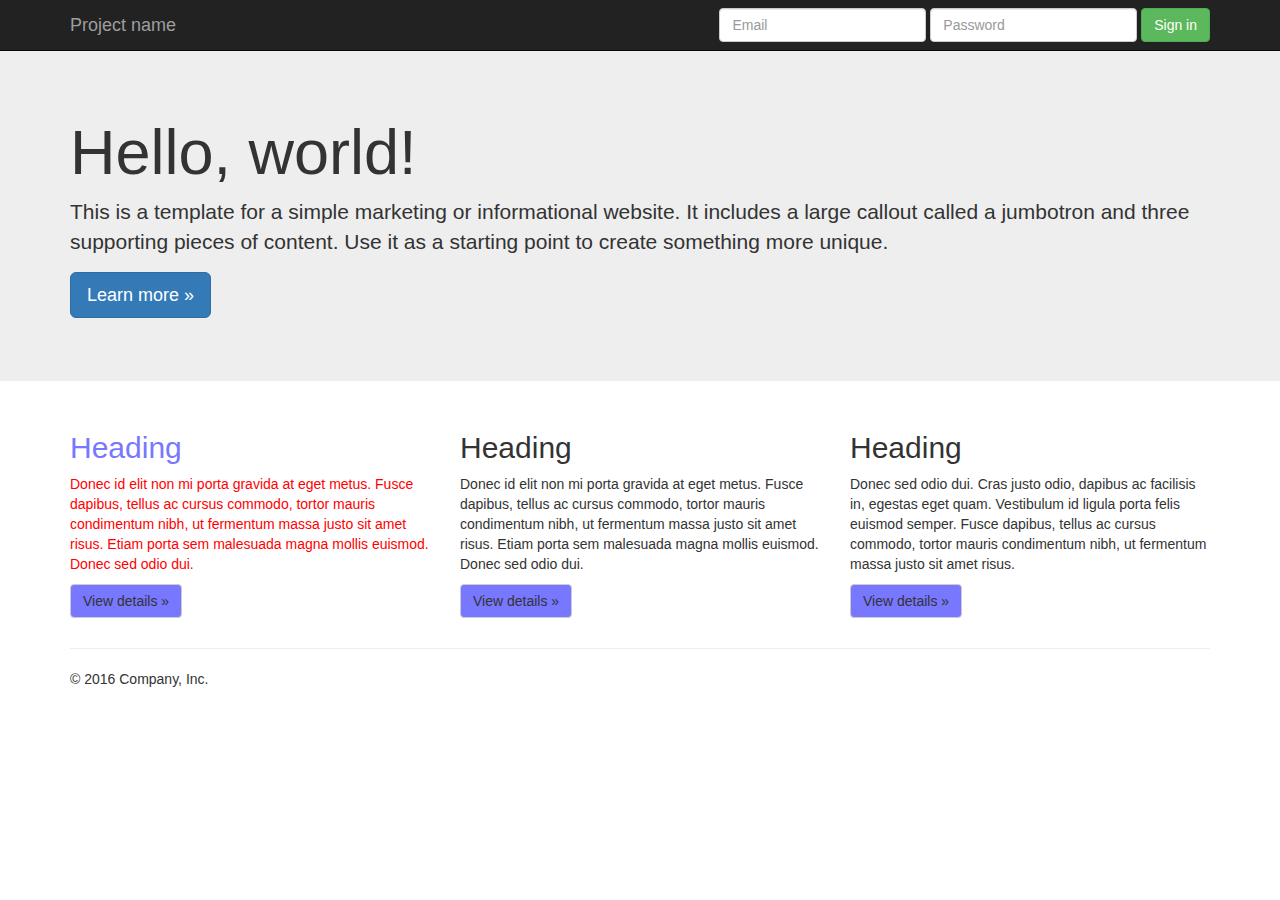
<file: HomeWork7.1/index.html>
<!DOCTYPE html>
<!-- saved from url=(0053)https://getbootstrap.com/docs/3.3/examples/jumbotron/ -->
<html lang="en"><head><meta http-equiv="Content-Type" content="text/html; charset=UTF-8">
    
    <meta http-equiv="X-UA-Compatible" content="IE=edge">
    <meta name="viewport" content="width=device-width, initial-scale=1">
    <!-- The above 3 meta tags *must* come first in the head; any other head content must come *after* these tags -->
    <meta name="description" content="">
    <meta name="author" content="">
    <link rel="icon" href="https://getbootstrap.com/docs/3.3/favicon.ico">

    <title>Jumbotron Template for Bootstrap</title>

    <!-- Bootstrap core CSS -->
    <link href="./Jumbotron Template for Bootstrap_files/bootstrap.min.css" rel="stylesheet">

    <!-- IE10 viewport hack for Surface/desktop Windows 8 bug -->
    <link href="./Jumbotron Template for Bootstrap_files/ie10-viewport-bug-workaround.css" rel="stylesheet">

    <!-- Custom styles for this template -->
    <link href="./Jumbotron Template for Bootstrap_files/jumbotron.css" rel="stylesheet">

    <!-- Just for debugging purposes. Don't actually copy these 2 lines! -->
    <!--[if lt IE 9]><script src="../../assets/js/ie8-responsive-file-warning.js"></script><![endif]-->
    <script src="./Jumbotron Template for Bootstrap_files/ie-emulation-modes-warning.js.завантаження"></script>

    <!-- HTML5 shim and Respond.js for IE8 support of HTML5 elements and media queries -->
    <!--[if lt IE 9]>
      <script src="https://oss.maxcdn.com/html5shiv/3.7.3/html5shiv.min.js"></script>
      <script src="https://oss.maxcdn.com/respond/1.4.2/respond.min.js"></script>
    <![endif]-->
  </head>

  <body>

    <nav class="navbar navbar-inverse navbar-fixed-top">
      <div class="container">
        <div class="navbar-header">
          <button type="button" class="navbar-toggle collapsed" data-toggle="collapse" data-target="#navbar" aria-expanded="false" aria-controls="navbar">
            <span class="sr-only">Toggle navigation</span>
            <span class="icon-bar"></span>
            <span class="icon-bar"></span>
            <span class="icon-bar"></span>
          </button>
          <a class="navbar-brand" href="https://getbootstrap.com/docs/3.3/examples/jumbotron/#">Project name</a>
        </div>
        <div id="navbar" class="navbar-collapse collapse">
          <form class="navbar-form navbar-right">
            <div class="form-group">
              <input type="text" placeholder="Email" class="form-control">
            </div>
            <div class="form-group">
              <input type="password" placeholder="Password" class="form-control">
            </div>
            <button type="submit" class="btn btn-success">Sign in</button>
          </form>
        </div><!--/.navbar-collapse -->
      </div>
    </nav>

    <!-- Main jumbotron for a primary marketing message or call to action -->
    <div class="jumbotron">
      <div class="container">
        <h1>Hello, world!</h1>
        <p>This is a template for a simple marketing or informational website. It includes a large callout called a jumbotron and three supporting pieces of content. Use it as a starting point to create something more unique.</p>
        <p><a class="btn btn-primary btn-lg" href="https://getbootstrap.com/docs/3.3/examples/jumbotron/#" role="button">Learn more »</a></p>
      </div>
    </div>

    <div class="container">
      <!-- Example row of columns -->
      <div class="row">
        <div class="col-md-4">
          <h2>Heading</h2>
          <p>Donec id elit non mi porta gravida at eget metus. Fusce dapibus, tellus ac cursus commodo, tortor mauris condimentum nibh, ut fermentum massa justo sit amet risus. Etiam porta sem malesuada magna mollis euismod. Donec sed odio dui. </p>
          <p><a class="btn btn-default" href="https://getbootstrap.com/docs/3.3/examples/jumbotron/#" role="button">View details »</a></p>
        </div>
        <div class="col-md-4">
          <h2>Heading</h2>
          <p>Donec id elit non mi porta gravida at eget metus. Fusce dapibus, tellus ac cursus commodo, tortor mauris condimentum nibh, ut fermentum massa justo sit amet risus. Etiam porta sem malesuada magna mollis euismod. Donec sed odio dui. </p>
          <p><a class="btn btn-default" href="https://getbootstrap.com/docs/3.3/examples/jumbotron/#" role="button">View details »</a></p>
       </div>
        <div class="col-md-4">
          <h2>Heading</h2>
          <p>Donec sed odio dui. Cras justo odio, dapibus ac facilisis in, egestas eget quam. Vestibulum id ligula porta felis euismod semper. Fusce dapibus, tellus ac cursus commodo, tortor mauris condimentum nibh, ut fermentum massa justo sit amet risus.</p>
          <p><a class="btn btn-default" href="https://getbootstrap.com/docs/3.3/examples/jumbotron/#" role="button">View details »</a></p>
        </div>
      </div>

      <hr>

      <footer>
        <p>© 2016 Company, Inc.</p>
      </footer>
    </div> <!-- /container -->

    <!-- my scriot-->
    <script src="main.js"></script>

    <!-- Bootstrap core JavaScript
    ================================================== -->
    <!-- Placed at the end of the document so the pages load faster -->
    <script src="./Jumbotron Template for Bootstrap_files/jquery.min.js.завантаження"></script>
    <script>window.jQuery || document.write('<script src="../../assets/js/vendor/jquery.min.js"><\/script>')</script>
    <script src="./Jumbotron Template for Bootstrap_files/bootstrap.min.js.завантаження"></script>
    <!-- IE10 viewport hack for Surface/desktop Windows 8 bug -->
    <script src="./Jumbotron Template for Bootstrap_files/ie10-viewport-bug-workaround.js.завантаження"></script>
  

</body></html>
</file>
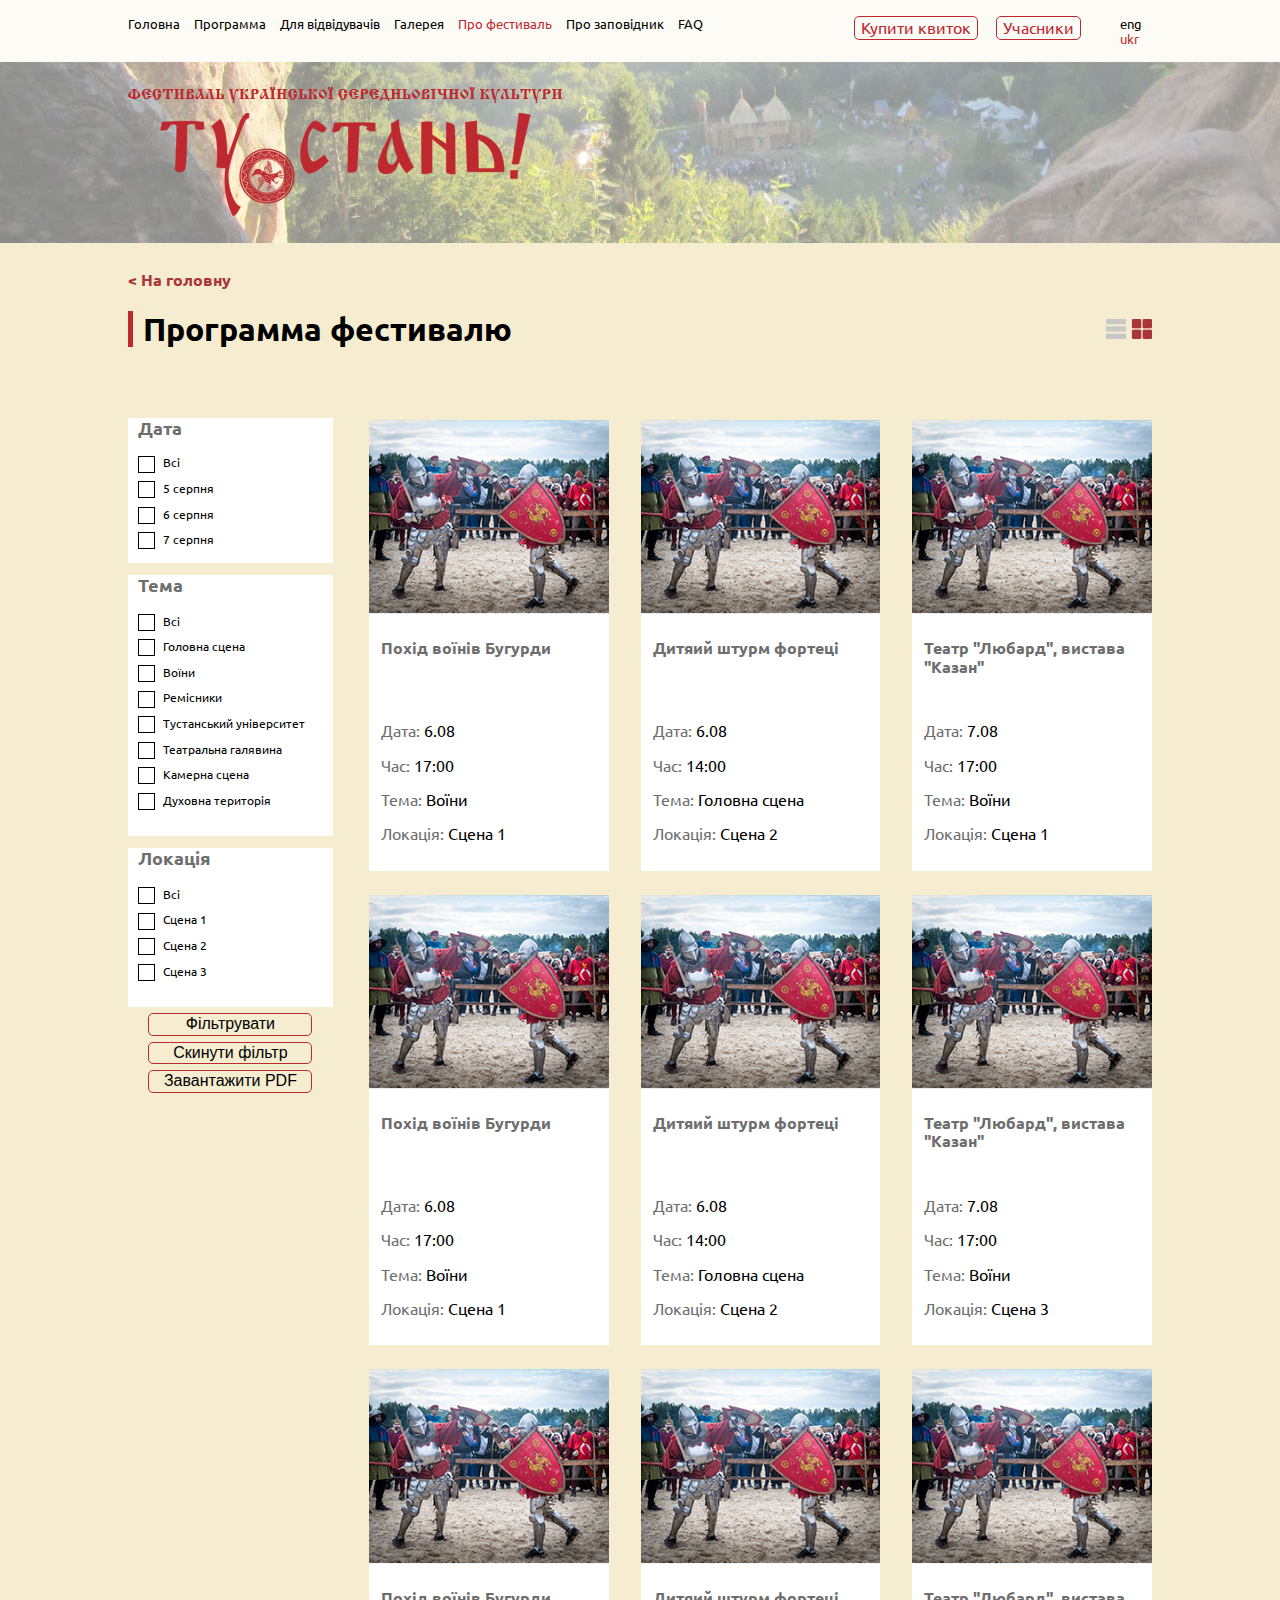
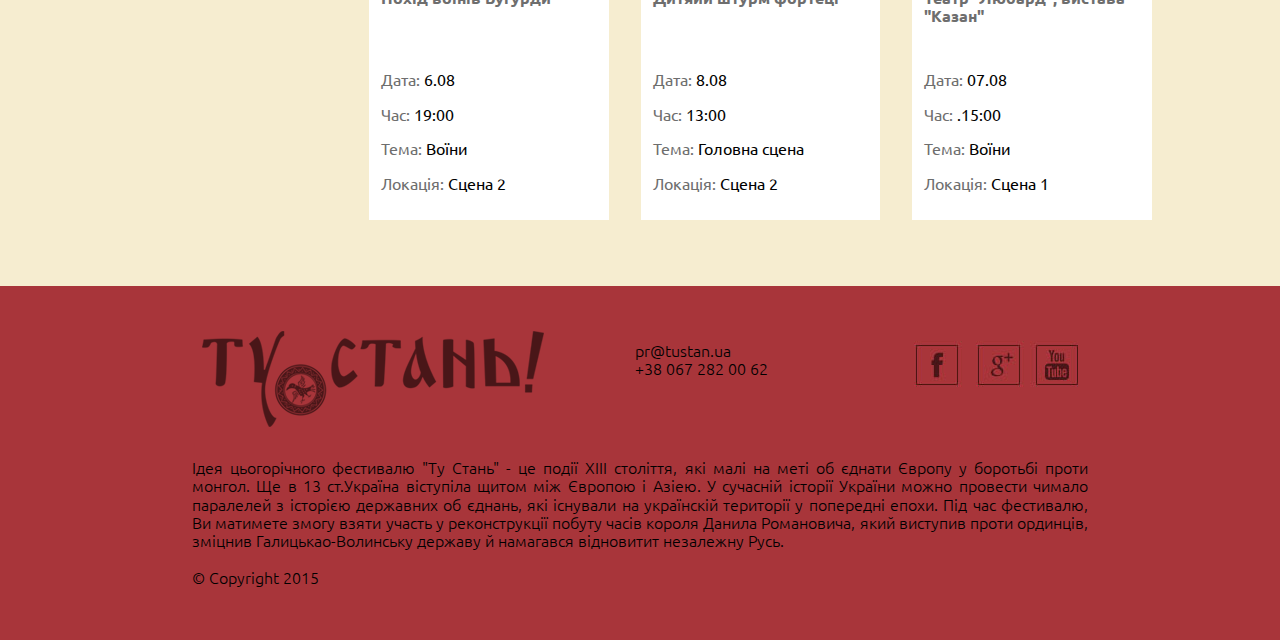
<file: LeoDigital/index.html>
<!DOCTYPE html>
<html lang="ua">
<head>
    <meta charset="UTF-8">
    <meta http-equiv="X-UA-Compatible" content="IE=edge">
    <meta name="viewport" content="width=device-width, initial-scale=1">
    <title>Фестиваль української середньовычної культури</title>
    <link href="https://fonts.googleapis.com/css?family=Ubuntu:300,400,500,700" rel="stylesheet">
    <link rel="stylesheet" href="CSS/Normalize.css">
    <link rel="stylesheet" href="CSS/main.css">


</head>
<body>
    <nav>
        <img src="img/line-1.png" class="img-nav">
        <ul class="navigation">
            <li><a href="#">Головна</a></li>
            <li><a href="#">Программа</a></li>
            <li><a href="#">Для відвідувачів</a></li>
            <li><a href="#">Галерея</a></li>
            <li class="active"><a href="#">Про фестиваль</a></li>
            <li><a href="#">Про заповідник</a></li>
            <li><a href="#">FAQ</a></li>
        </ul>
        <ul class="lang">
            <li><a href="#">eng</a></li>
            <li class="active"><a href="#">ukr</a></li>
        </ul>
        <div class="nav-btn">
            <button class="btn"><a href="#">Купити квиток</a></button>
            <button class="btn"><a href="#">Учасники</a></button>
        </div>
    </nav>
    <header>
        <img src="img/Header-logo.png" alt="logo" class="logo">
    </header>
    <article>
        <div class="lines">
            <a href="#">< На головну</a>
        </div>
        <div class="pos">
            <h1 class="f-left">Программа фестивалю</h1>
            <div class="f-right">
                <img src="img/line-1.png" alt="line">
                <img src="img/block-1.png" alt="block">
            </div>
        </div>
        <div class="filters checkbox">
            <div class="data">
                <h1>Дата</h1>
                    <span class="style-check"><input type="checkbox" id="all-data"><label for="all-data">Всі</label></span><br>
                    <span class="style-check"><input type="checkbox" id="data-1"><label for="data-1">5 серпня</label></span><br>
                    <span class="style-check"><input type="checkbox" id="data-2"><label for="data-2">6 серпня</label></span><br>
                    <span class="style-check"><input type="checkbox" id="data-3"><label for="data-3">7 серпня</label></span><br>
            </div>
            <div class="theme">
                <h1>Тема</h1>
                <p>
                    <span class="style-check"><input type="checkbox" id="all-theme"><label for="all-theme">Всі</label></span><br>
                    <span class="style-check"><input type="checkbox" id="theme-1"><label for="theme-1">Головна сцена</label></span><br>
                    <span class="style-check"><input type="checkbox" id="theme-2"><label for="theme-2">Воїни</label></span><br>
                    <span class="style-check"><input type="checkbox" id="theme-3"><label for="theme-3">Ремісники</label></span><br>
                    <span class="style-check"><input type="checkbox" id="theme-4"><label for="theme-4">Тустанський університет</label></span><br>
                    <span class="style-check"><input type="checkbox" id="theme-5"><label for="theme-5">Театральна галявина</label></span><br>
                    <span class="style-check"><input type="checkbox" id="theme-6"><label for="theme-6">Камерна сцена</label></span><br>
                    <span class="style-check"><input type="checkbox" id="theme-7"><label for="theme-7">Духовна територія</label></span><br></p>
            </div>
            <div class="location">
                <h1>Локація</h1>
                <p>
                    <span class="style-check"><input type="checkbox" id="all-loc"><label for="all-loc">Всі</label></span><br>
                    <span class="style-check"><input type="checkbox" id="stage-1"><label for="stage-1">Сцена 1</label></span><br>
                    <span class="style-check"><input type="checkbox" id="stage-2"><label for="stage-2">Сцена 2</label></span><br>
                    <span class="style-check"><input type="checkbox" id="stage-3"><label for="stage-3">Сцена 3</label></span><br></p>
            </div>
            <button class="btn filter">Фільтрувати</button>
            <button class="btn">Скинути фільтр</button>
            <button class="btn">Завантажити PDF</button>

        </div>
        <div class=" select">
            <div class="style-select">
            <select title="date">
                <option>Всі</option>
                <option>5 Серпня</option>
                <option>6 Серпня</option>
                <option>7 серпня</option>
            </select>
            </div>
            <div class="style-select">
            <select title="theme">
                <option>Всі</option>
                <option>Головна сцена</option>
                <option>Воїни</option>
                <option>Ремісники</option>
                <option>Тустанський університет</option>
                <option>Театральна галявина</option>
                <option>Камерна сцена</option>
                <option>Духовна територія</option>
            </select>
            </div>
            <div class="style-select">
            <select title="place">
                <option>Всі</option>
                <option>Сцена 1</option>
                <option>Сцена 2</option>
                <option>Сцена 3</option>
            </select>
            </div>
            <button class="btn">Фільтрувати</button>
            <button class="btn">Скинути фільтр</button>
            <button class="btn">Завантажити PDF</button>
        </div>
        <div class="program">
            <figure class="data_1">
                <img src="img/main-img.png">
                <figcaption>
                    <h1>Похід воїнів Бугурди</h1>
                    <p>Дата: <span>6.08</span></p>
                    <p>Час: <span>17:00</span></p>
                    <p>Тема: <span>Воїни</span></p>
                    <p>Локація: <span>Сцена 1</span></p>
                </figcaption>
            </figure>
            <figure class="data_2">
                <img src="img/main-img.png">
                <figcaption>
                    <h1>Дитяий штурм фортеці</h1>
                    <p>Дата: <span>6.08</span></p>
                    <p>Час: <span>14:00</span></p>
                    <p>Тема: <span>Головна сцена</span></p>
                    <p>Локація: <span>Сцена 2</span></p>
                </figcaption>
            </figure>
            <figure class="data_3">
                <img src="img/main-img.png">
                <figcaption>
                    <h1>Театр "Любард", вистава "Казан"</h1>
                    <p>Дата: <span>7.08</span></p>
                    <p>Час: <span>17:00</span></p>
                    <p>Тема: <span>Воїни</span></p>
                    <p>Локація: <span>Сцена 1</span></p>
                </figcaption>
            </figure>
            <figure class="data_1">
                <img src="img/main-img.png">
                <figcaption>
                    <h1>Похід воїнів Бугурди</h1>
                    <p>Дата: <span>6.08</span></p>
                    <p>Час: <span>17:00</span></p>
                    <p>Тема: <span>Воїни</span></p>
                    <p>Локація: <span>Сцена 1</span></p>
                </figcaption>
            </figure>
            <figure class="data_1">
                <img src="img/main-img.png">
                <figcaption>
                    <h1>Дитяий штурм фортеці</h1>
                    <p>Дата: <span>6.08</span></p>
                    <p>Час: <span>14:00</span></p>
                    <p>Тема: <span>Головна сцена</span></p>
                    <p>Локація: <span>Сцена 2</span></p>
                </figcaption>
            </figure>
            <figure class="data_3">
                <img src="img/main-img.png">
                <figcaption>
                    <h1>Театр "Любард", вистава "Казан"</h1>
                    <p>Дата: <span>7.08</span></p>
                    <p>Час: <span>17:00</span></p>
                    <p>Тема: <span>Воїни</span></p>
                    <p>Локація: <span>Сцена 3</span></p>
                </figcaption>
            </figure>
            <figure class="data_2">
                <img src="img/main-img.png">
                <figcaption>
                    <h1>Похід воїнів Бугурди</h1>
                    <p>Дата: <span>6.08</span></p>
                    <p>Час: <span>19:00</span></p>
                    <p>Тема: <span>Воїни</span></p>
                    <p>Локація: <span>Сцена 2</span></p>
                </figcaption>
            </figure>
            <figure class="data_3">
                <img src="img/main-img.png">
                <figcaption>
                    <h1>Дитяий штурм фортеці</h1>
                    <p>Дата: <span>8.08</span></p>
                    <p>Час: <span>13:00</span></p>
                    <p>Тема: <span>Головна сцена</span></p>
                    <p>Локація: <span>Сцена 2</span></p>
                </figcaption>
            </figure>
            <figure class="data_1">
                <img src="img/main-img.png">
                <figcaption>
                    <h1>Театр "Любард", вистава "Казан"</h1>
                    <p>Дата: <span>07.08</span></p>
                    <p>Час: <span>.15:00</span></p>
                    <p>Тема: <span>Воїни</span></p>
                    <p>Локація: <span>Сцена 1</span></p>
                </figcaption>
            </figure>
        </div>

    </article>
    <footer>
        <img src="img/footer-logo.png" class="foter-logo">
        <p class="call-num">pr@tustan.ua <br> +38 067 282 00 62 </p>
        <ul class="social">
            <li><a href="#"><img src="img/social-1.jpg"></a></li>
            <li><a href="#"><img src="img/social-2.jpg"></a></li>
            <li><a href="#"><img src="img/social-3.jpg"></a></li>
        </ul>

        <p class="foo">Ідея цьогорічного фестивалю "Ту Стань" - це події ХІІІ століття, які малі на меті об єднати Європу
        у боротьбі проти монгол. Ще в 13 ст.Україна віступіла щитом між Європою і Азіею. У сучасній історії України
        можно провести чимало паралелей з історією державних об єднань, які існували на українскій території у попередні
        епохи. Під час фестивалю, Ви матимете змогу взяти участь у реконструкції побуту часів короля Данила Романовича,
        який виступив проти ординців, зміцнив Галицькао-Волинську державу й намагався відновитит незалежну Русь.</p>
        <p class="foo">&copy Copyright 2015</p>
    </footer>


</body>
</html>
</file>
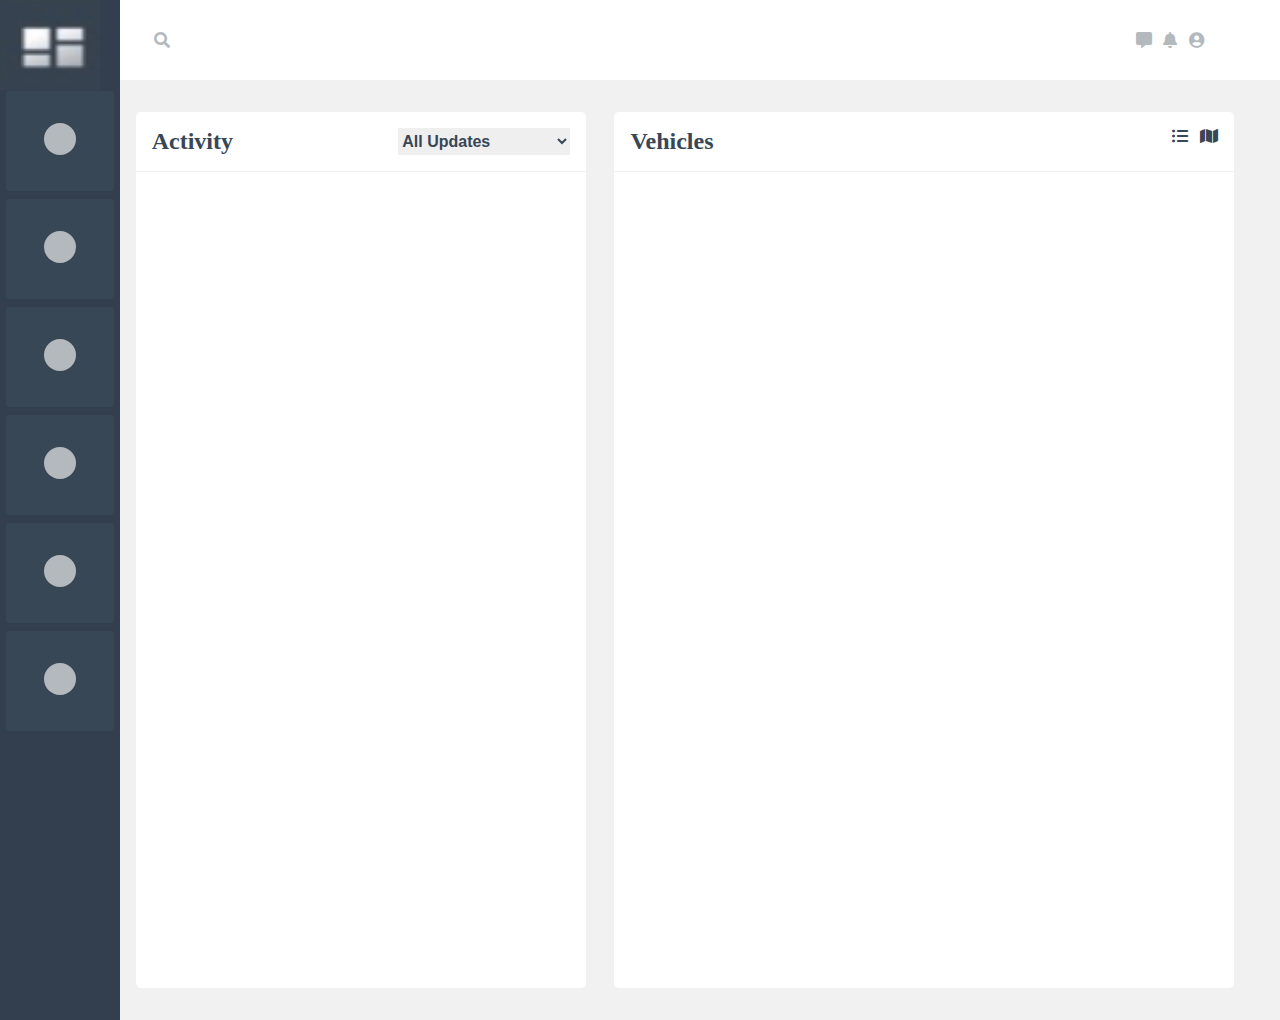
<file: MageticAI/index.html>
<!DOCTYPE HTML>
<html lang="ru">
<head>
    <meta charset="UTF-8">
    <meta name="viewport" content="width=device-width, initial-scale=1">
    <title>MageticAi test task</title>

    <link rel="icon" href="./design/favicon%20(1).ico">
    <!-- stylesheet-->
    <link rel="stylesheet" href="style/style.css">
    <!--stylesheet MageticAi-->
    <link rel="stylesheet" href="https://cdnjs.cloudflare.com/ajax/libs/font-awesome/5.15.1/css/all.min.css">

    <!--[if lt IE 9]>
    <script src="http://html5shiv.googlecode.com/svn/trunk/html5.js"></script>
    <![endif]-->
</head>
<body>
<!--header start here-->
<header>
    <i class="fas fa-search header_item"></i>
    <input type="search" class="search">
    <i class="fas fa-comment-alt header_item"></i>
    <i class="fas fa-bell header_item"></i>
    <i class="fas fa-user-circle header_item"></i>
</header>
<!--header end here-->
<div id="show-logo">
    <img src="design/image1.png">
</div>
<!--article start here -->
<article>
    <div class="activity">
        <div class="activity_header">
            <h1>Activity</h1>
            <select>
                <option selected>All Updates</option>
                <option>Another Updates #1</option>
                <option>Another Updates #2</option>
            </select>
        </div>
    </div>
    <div class="vehicles">
        <div class="vehicles_header">
            <h1>Vehicles</h1>
            <i class="fas fa-list-ul vehicles_header-item"></i>
            <i class="fas fa-map vehicles_header-item"></i>
        </div>
    </div>
</article>
<!--article end here-->
<!--sidebar start here-->
<aside>
    <div class="aside_head_item" id="open"> 
    <img src="design/side_logo.png" height="90" width="100"></div>
    <div class="aside_item">
        <div class="aside_item_content"></div>
    </div>
    <div class="aside_item">
        <div class="aside_item_content"></div>
    </div>
    <div class="aside_item">
        <div class="aside_item_content"></div>
    </div>
    <div class="aside_item">
        <div class="aside_item_content"></div>
    </div>
    <div class="aside_item">
        <div class="aside_item_content"></div>
    </div>
    <div class="aside_item">
        <div class="aside_item_content"></div>
    </div>
</aside>
<!--aside end here-->
<!-- popup start here-->
<div class="open_aside" id="popup1">
    <div class="aside_open_head_item" id="hide">
        <img src="design/side_logo.png" height="50" width="50">
        <p><< close X</p>
    </div>
    <div class="open_aside_item">
        <a href="#">link a</a>
    </div>
    <div class="open_aside_item">
        <a href="#">link b</a>
    </div>
    <div class="open_aside_item">
        <a href="#">link c</a>
    </div>
    <div class="open_aside_item">
        <a href="#">link d</a>
    </div>
    <div class="open_aside_item">
        <a href="#">link h</a>
    </div>
    <div class="open_aside_item">
        <a href="#">link y</a>
    </div>
    <div class="open_aside_item">
        <a href="#">link z</a>
    </div>
</div>
<!--popup end here -->




 <!--jquery -->
 <script src="https://ajax.googleapis.com/ajax/libs/jquery/3.5.1/jquery.min.js"></script>
    <!-- custom script-->
<script src="js/main.js"></script>

</body>
</html>
</file>
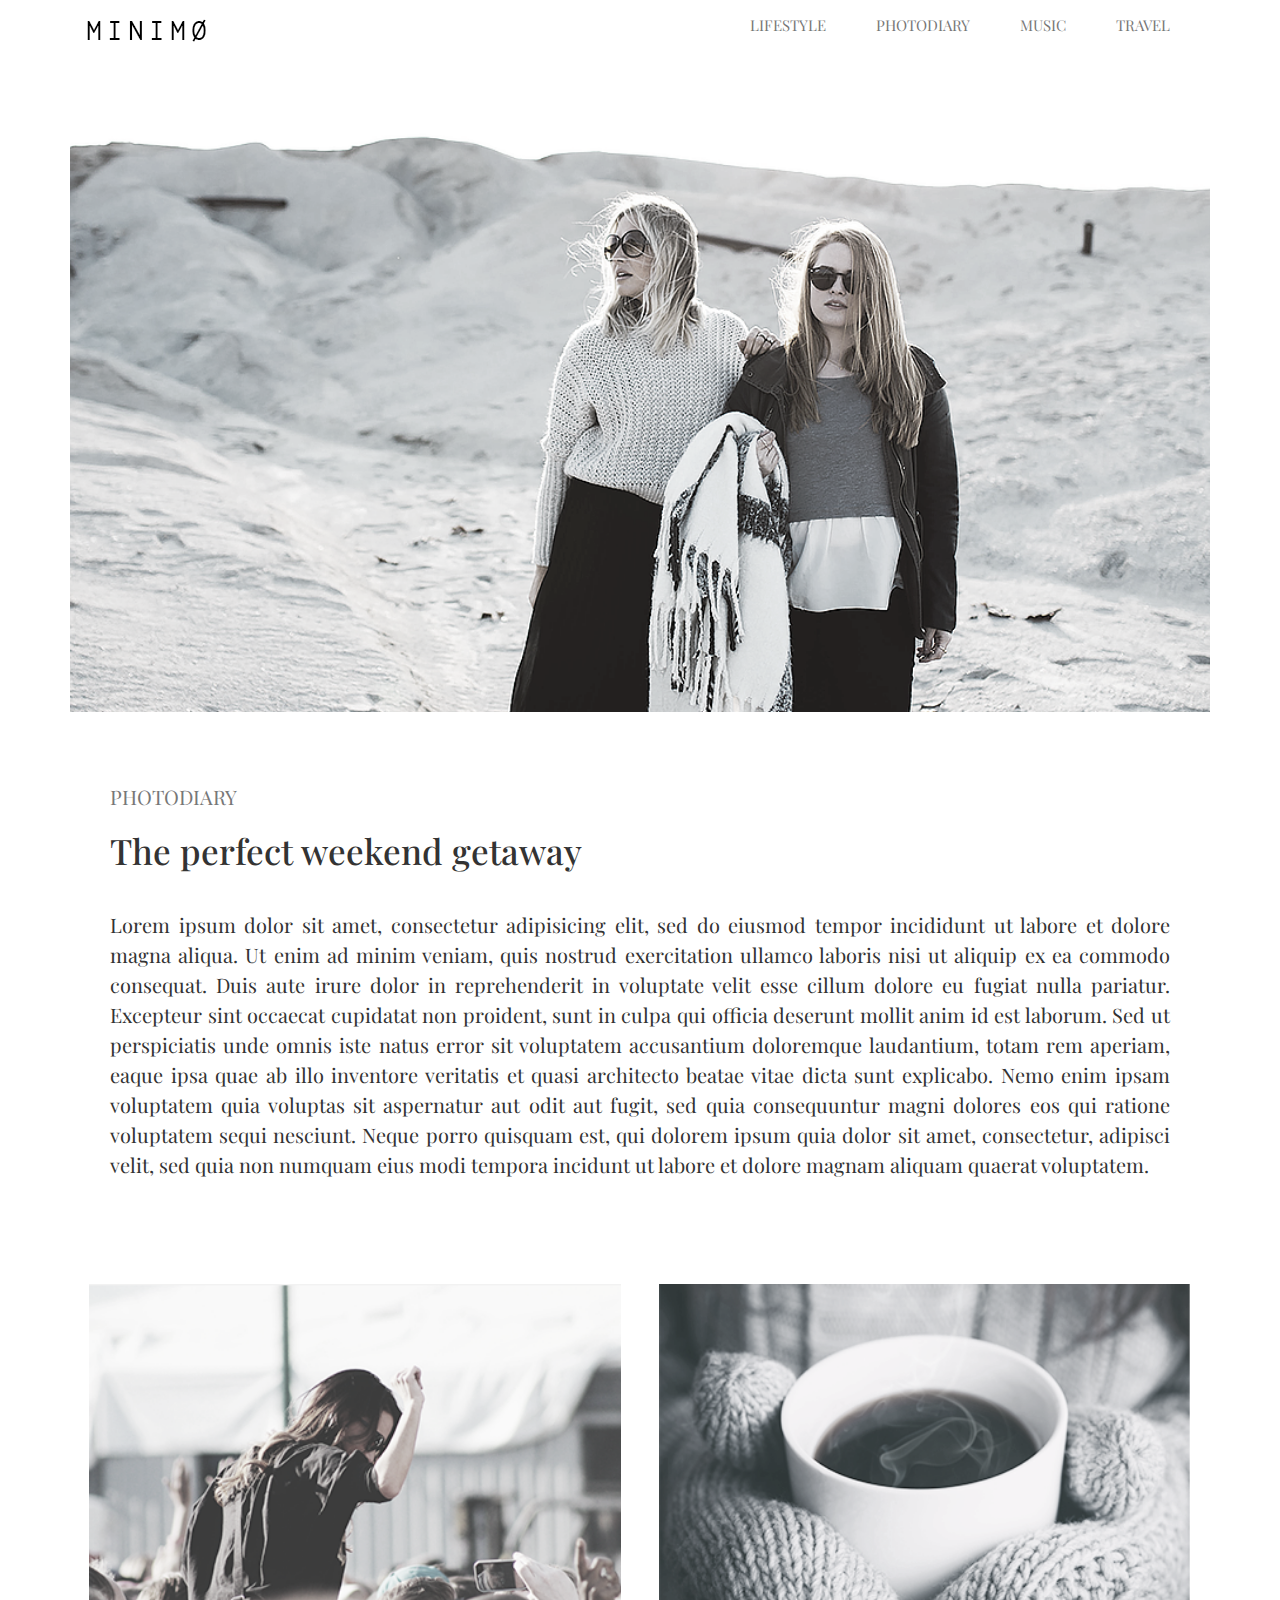
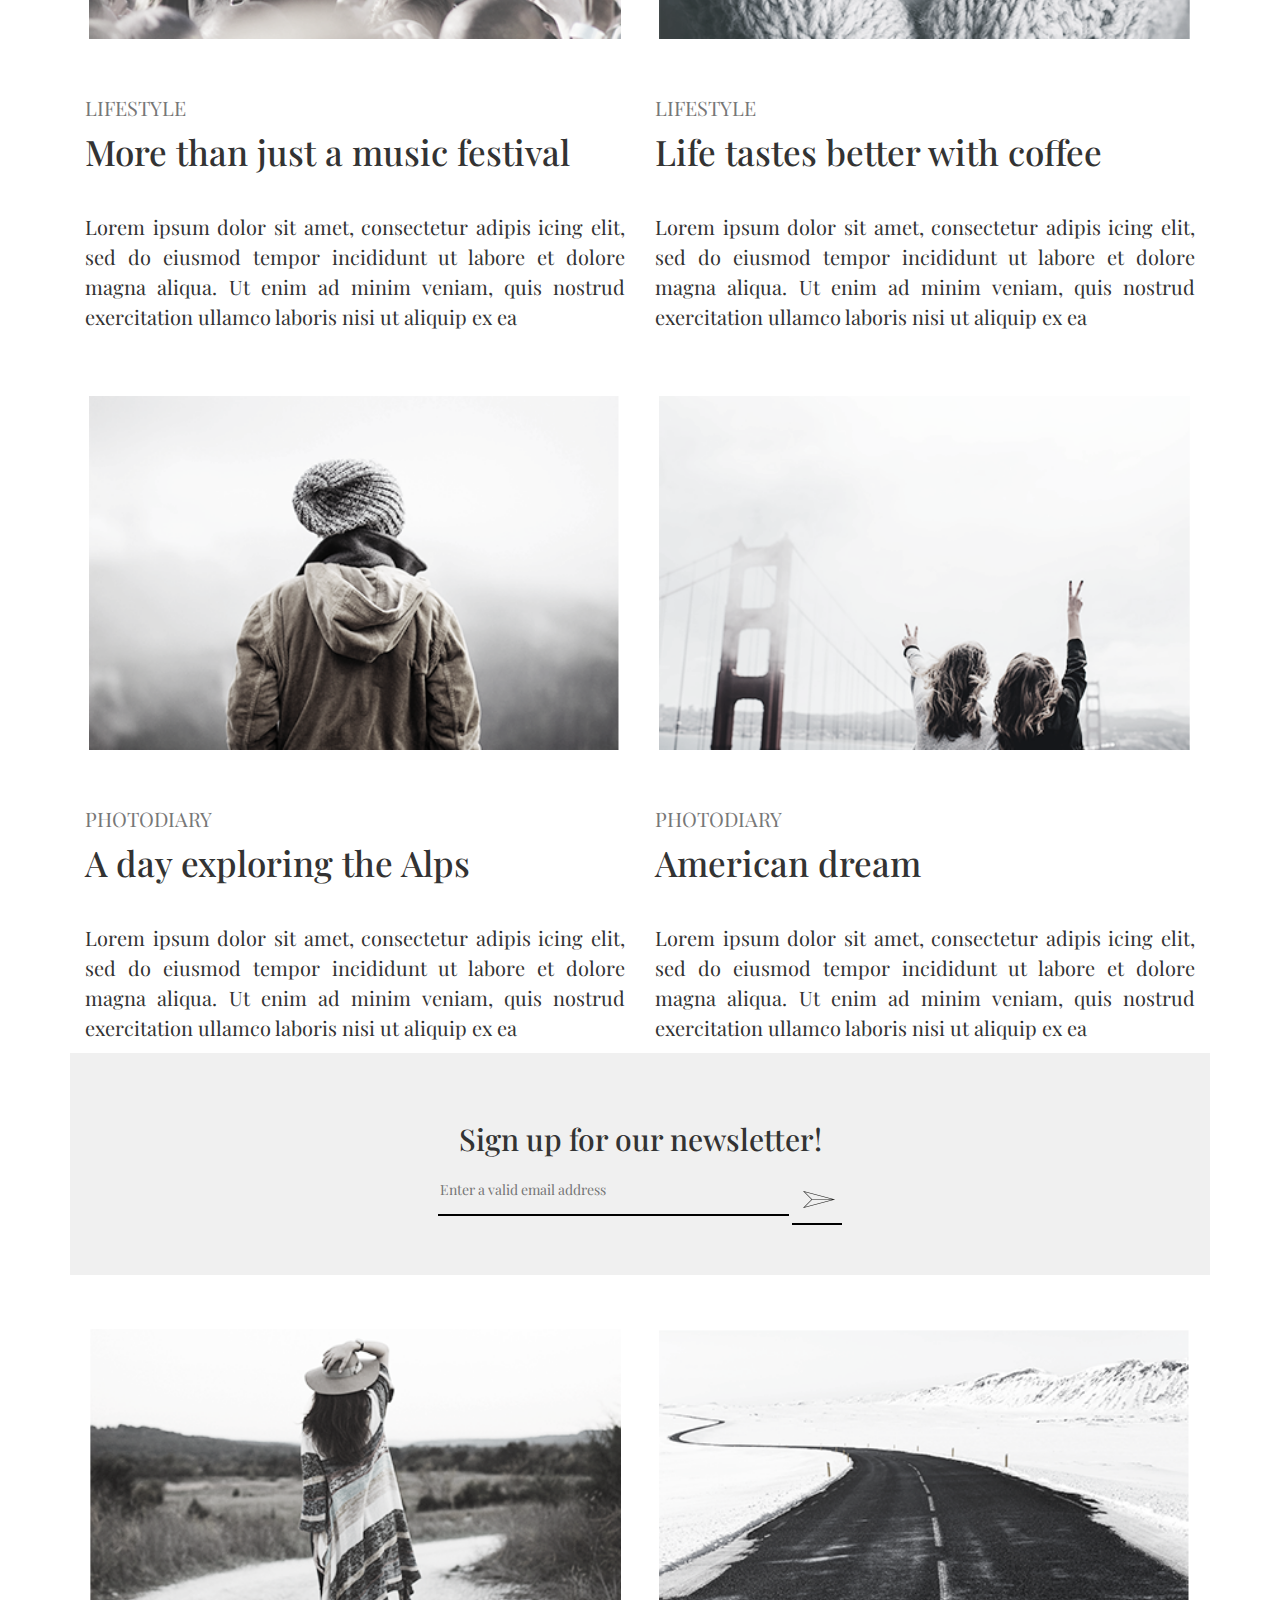
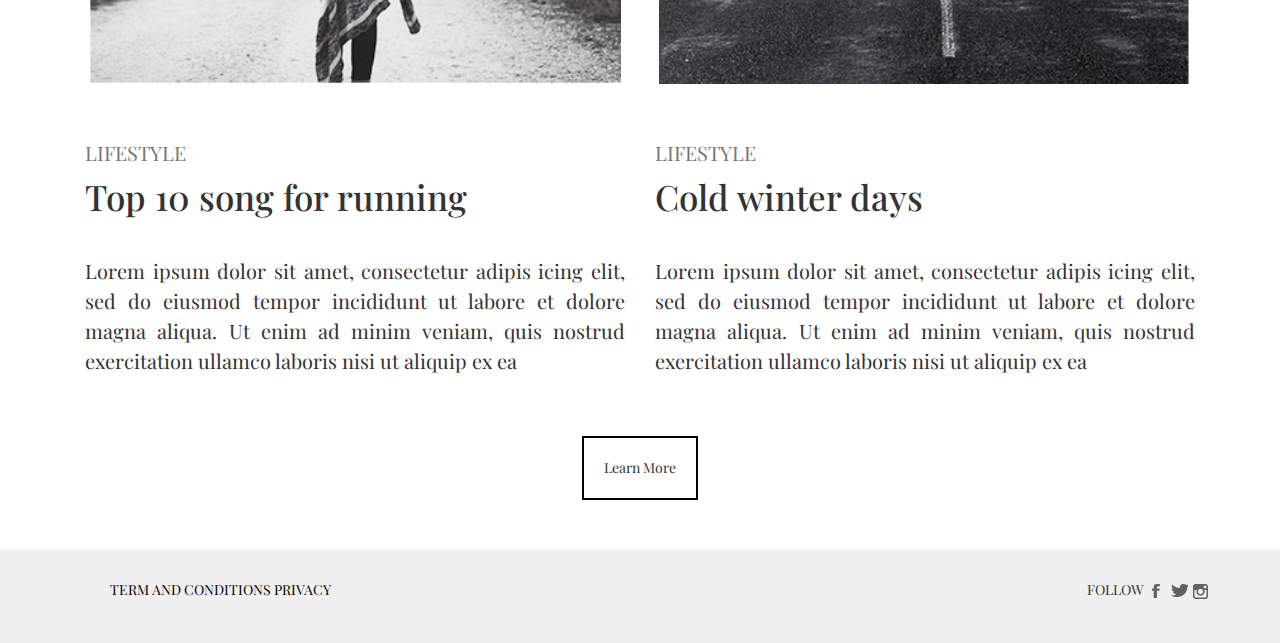
<file: mimino/index.html>
<!DOCTYPE html>
<html lang="en">
  <head>
    <meta charset="utf-8">
    <meta http-equiv="X-UA-Compatible" content="IE=edge">
    <meta name="viewport" content="width=device-width, initial-scale=1">
    <!-- The above 3 meta tags *must* come first in the head; any other head content must come *after* these tags -->
    <title>Mimino</title>

    <!--JQuery-->
    <script src="https://code.jquery.com/jquery-3.2.1.js"
      integrity="sha256-DZAnKJ/6XZ9si04Hgrsxu/8s717jcIzLy3oi35EouyE="
      crossorigin="anonymous"> </script>
    <!--fonts-->
    <link href="https://fonts.googleapis.com/css?family=Playfair+Display:400,400i,700,700i,900,900i&amp;subset=cyrillic" rel="stylesheet">
    <!-- Bootstrap -->
    <link href="css/bootstrap.min.css" rel="stylesheet">
    <!--stylesheet-->
    <link rel="stylesheet" href="style.css">

    <!-- HTML5 shim and Respond.js for IE8 support of HTML5 elements and media queries -->
    <!-- WARNING: Respond.js doesn't work if you view the page via file:// -->
    <!--[if lt IE 9]>
      <script src="https://oss.maxcdn.com/html5shiv/3.7.3/html5shiv.min.js"></script>
      <script src="https://oss.maxcdn.com/respond/1.4.2/respond.min.js"></script>
    <![endif]-->
  </head>
  <body>

  <nav class="navbar navbar-default">
    <div class="container-fluid">


      <div class="navbar-header">
        <button type="button" class="navbar-toggle collapsed" data-toggle="collapse" data-target="#bs-example-navbar-collapse-1" aria-expanded="false">
          <span class="sr-only">Toggle navigation</span>
          <span class="icon-bar"></span>
          <span class="icon-bar"></span>
          <span class="icon-bar"></span>
        </button>
        <a class="navbar-brand" href="index.html"><img src="img/logo.png" alt="logo" class="img-responsive"></a>
      </div>

      <!-- Collect the nav links, forms, and other content for toggling -->
      <div class="collapse navbar-collapse" id="bs-example-navbar-collapse-1">
          <ul class="nav navbar-nav navbar-right">
            <li><a href="index.html">lifestyle</a></li>
            <li><a href="#">photodiary</a></li>
            <li><a href="#">music</a></li>
            <li><a href="#">travel</a></li>
          </ul>
      </div><!-- /.navbar-collapse -->
    </div><!-- /.container-fluid -->
  </nav>
  <article>
    <div class="jumbotron">
    </div>
    <div class="container-fluid weekend">
      <div class="row">
        <div class="col-md-12 col-sm-12 col-xs-12 col-lg-12">
          <p class="text-left text-muted">photodiary</p>
          <h1 class="text-left">The perfect weekend getaway</h1>
          <p class="text-justify">Lorem ipsum dolor sit amet, consectetur adipisicing elit, sed do eiusmod tempor incididunt ut labore et dolore magna aliqua. Ut enim ad minim veniam, quis nostrud exercitation ullamco laboris nisi ut aliquip ex ea commodo consequat. Duis aute irure dolor in reprehenderit in voluptate velit esse cillum dolore eu fugiat nulla pariatur. Excepteur sint occaecat cupidatat non proident, sunt in culpa qui officia deserunt mollit anim id est laborum. Sed ut perspiciatis unde omnis iste natus error sit voluptatem accusantium doloremque laudantium, totam rem aperiam, eaque ipsa quae ab illo inventore veritatis et quasi architecto beatae vitae dicta sunt explicabo. Nemo enim ipsam voluptatem quia voluptas sit aspernatur aut odit aut fugit, sed quia consequuntur magni dolores eos qui ratione voluptatem sequi nesciunt. Neque porro quisquam est, qui dolorem ipsum quia dolor sit amet, consectetur, adipisci velit, sed quia non numquam eius modi tempora incidunt ut labore et dolore magnam aliquam quaerat voluptatem.</p>
        </div>
      </div>
    </div>
    <div class="container-fluid thumb">
      <div class="row">
        <div class="col-xs-12 col-md-6 col-sm-12">
          <a href="#" class="thumbnail">
            <img src="img/thunb/pic-1.png" alt="pic-1" class="img-responsive">
          </a>
            <p class="text-left text-muted">lifestyle</p>
            <h1 class="text-left">More than just a music festival </h1>
            <p class="text-justify">Lorem ipsum dolor sit amet, consectetur adipis
              icing elit, sed do eiusmod tempor incididunt ut labore et dolore magna
              aliqua. Ut enim ad minim veniam, quis nostrud exercitation ullamco laboris
              nisi ut aliquip ex ea </p>
        </div>
        <div class="col-xs-12 col-md-6 col-sm-12">
          <a href="#" class="thumbnail">
            <img src="img/thunb/pic-2.png" alt="pic-2" class="img-responsive">
          </a>
            <p class="text-left text-muted">lifestyle</p>
            <h1 class="text-left">Life tastes better with coffee</h1>
            <p class="text-justify">Lorem ipsum dolor sit amet, consectetur adipis
              icing elit, sed do eiusmod tempor incididunt ut labore et dolore magna
              aliqua. Ut enim ad minim veniam, quis nostrud exercitation ullamco laboris
              nisi ut aliquip ex ea </p>
        </div>
      </div>
    </div>

    <div class="container-fluid thumb">
      <div class="row">
        <div class="col-xs-12 col-md-6 col-sm-12">
          <a href="#" class="thumbnail">
            <img src="img/thunb/pic-3.png" alt="pic-3" class="img-responsive">
          </a>
            <p class="text-left text-muted">photodiary</p>
            <h1 class="text-left">A day exploring the Alps</h1>
            <p class="text-justify">Lorem ipsum dolor sit amet, consectetur adipis
              icing elit, sed do eiusmod tempor incididunt ut labore et dolore magna
              aliqua. Ut enim ad minim veniam, quis nostrud exercitation ullamco laboris
              nisi ut aliquip ex ea </p>
        </div>
        <div class="col-xs-12 col-md-6 col-sm-12">
          <a href="#" class="thumbnail">
            <img src="img/thunb/pic-4.png" alt="pic-4" class="img-responsive">
          </a>
            <p class="text-left text-muted">photodiary</p>
            <h1 class="text-left">American dream</h1>
            <p class="text-justify">Lorem ipsum dolor sit amet, consectetur adipis
              icing elit, sed do eiusmod tempor incididunt ut labore et dolore magna
              aliqua. Ut enim ad minim veniam, quis nostrud exercitation ullamco laboris
              nisi ut aliquip ex ea </p>
        </div>
      </div>
    </div>


    <div class="containr-fluid form">
      <div class="row">
        <div class="col-md-12 col-sm-12 col-xs-12 col-lg-12 for">
          <fieldset class="" >
            <h2>Sign up for our newsletter!</h2>
            <input type="email" name="email" placeholder="Enter a valid email address">
            <input type="button" name="send" value="">
          </fieldset>
        </div>
      </div>
    </div>

    <div class="container-fluid thumb">
      <div class="row">
        <div class="col-xs-12 col-md-6 col-sm-12">
          <a href="#" class="thumbnail">
            <img src="img/thunb/pic-5.png" alt="pic-5" class="img-responsive">
          </a>
            <p class="text-left text-muted">lifestyle</p>
            <h1 class="text-left">Top 10 song for running</h1>
            <p class="text-justify">Lorem ipsum dolor sit amet, consectetur adipis
              icing elit, sed do eiusmod tempor incididunt ut labore et dolore magna
              aliqua. Ut enim ad minim veniam, quis nostrud exercitation ullamco laboris
              nisi ut aliquip ex ea </p>
        </div>
        <div class="col-xs-12 col-md-6 col-sm-12">
          <a href="#" class="thumbnail">
            <img src="img/thunb/pic-6.png" alt="pic-6" class="img-responsive">
          </a>
            <p class="text-left text-muted">lifestyle</p>
            <h1 class="text-left">Cold winter days</h1>
            <p class="text-justify">Lorem ipsum dolor sit amet, consectetur adipis
              icing elit, sed do eiusmod tempor incididunt ut labore et dolore magna
              aliqua. Ut enim ad minim veniam, quis nostrud exercitation ullamco laboris
              nisi ut aliquip ex ea </p>
        </div>
      </div>
    </div>

    <div class="container-fluid thumbHidden thumb">
      <div class="row">
        <div class="col-xs-12 col-md-6 col-sm-12">
          <a href="#" class="thumbnail">
            <img src="img/thunb/pic-5.png" alt="pic-5" class="img-responsive">
          </a>
            <p class="text-left text-muted">lifestyle</p>
            <h1 class="text-left">Top 10 song for running</h1>
            <p class="text-justify">Lorem ipsum dolor sit amet, consectetur adipis
              icing elit, sed do eiusmod tempor incididunt ut labore et dolore magna
              aliqua. Ut enim ad minim veniam, quis nostrud exercitation ullamco laboris
              nisi ut aliquip ex ea </p>
        </div>
        <div class="col-xs-12 col-md-6 col-sm-12">
          <a href="#" class="thumbnail">
            <img src="img/thunb/pic-6.png" alt="pic-6" class="img-responsive">
          </a>
            <p class="text-left text-muted">lifestyle</p>
            <h1 class="text-left">Cold winter days</h1>
            <p class="text-justify">Lorem ipsum dolor sit amet, consectetur adipis
              icing elit, sed do eiusmod tempor incididunt ut labore et dolore magna
              aliqua. Ut enim ad minim veniam, quis nostrud exercitation ullamco laboris
              nisi ut aliquip ex ea </p>
        </div>
      </div>
    </div>
    <div class="load">
      <input type="button" name="learn" value="Learn More" class="click">
    </div>
    <footer>
      <div class="container-fluid">
        <div class="row">
          <div class="col-md-6 col-sm-6 col-xs-6 col-lg-6 terms">
            <ul>
              <li><a href="#">term and conditions</a></li>
              <li><a href="#">privacy</a></li>
            </ul>
          </div>
          <div class="col-md-6 col-sm-6 col-xs-6 col-lg-6 social">
            <ul>
              <li>follow</li>
              <li><a href="#"><img src="img/thunb/socia-2.png" alt=""></a></li>
              <li><a href="#"><img src="img/thunb/social-1.png" alt=""></a></li>
              <li><a href="#"><img src="img/thunb/social.png" alt=""></a></li>
            </ul>
          </div>
        </div>
      </div>
    </footer>
  </article>



    <!-- jQuery (necessary for Bootstrap's JavaScript plugins) -->
   <script src="https://ajax.googleapis.com/ajax/libs/jquery/1.12.4/jquery.min.js"></script>
   <!-- Include all compiled plugins (below), or include individual files as needed -->
   <script src="js/bootstrap.min.js"></script>
   <script src="main.js"></script>
  </body>
</html>
</file>
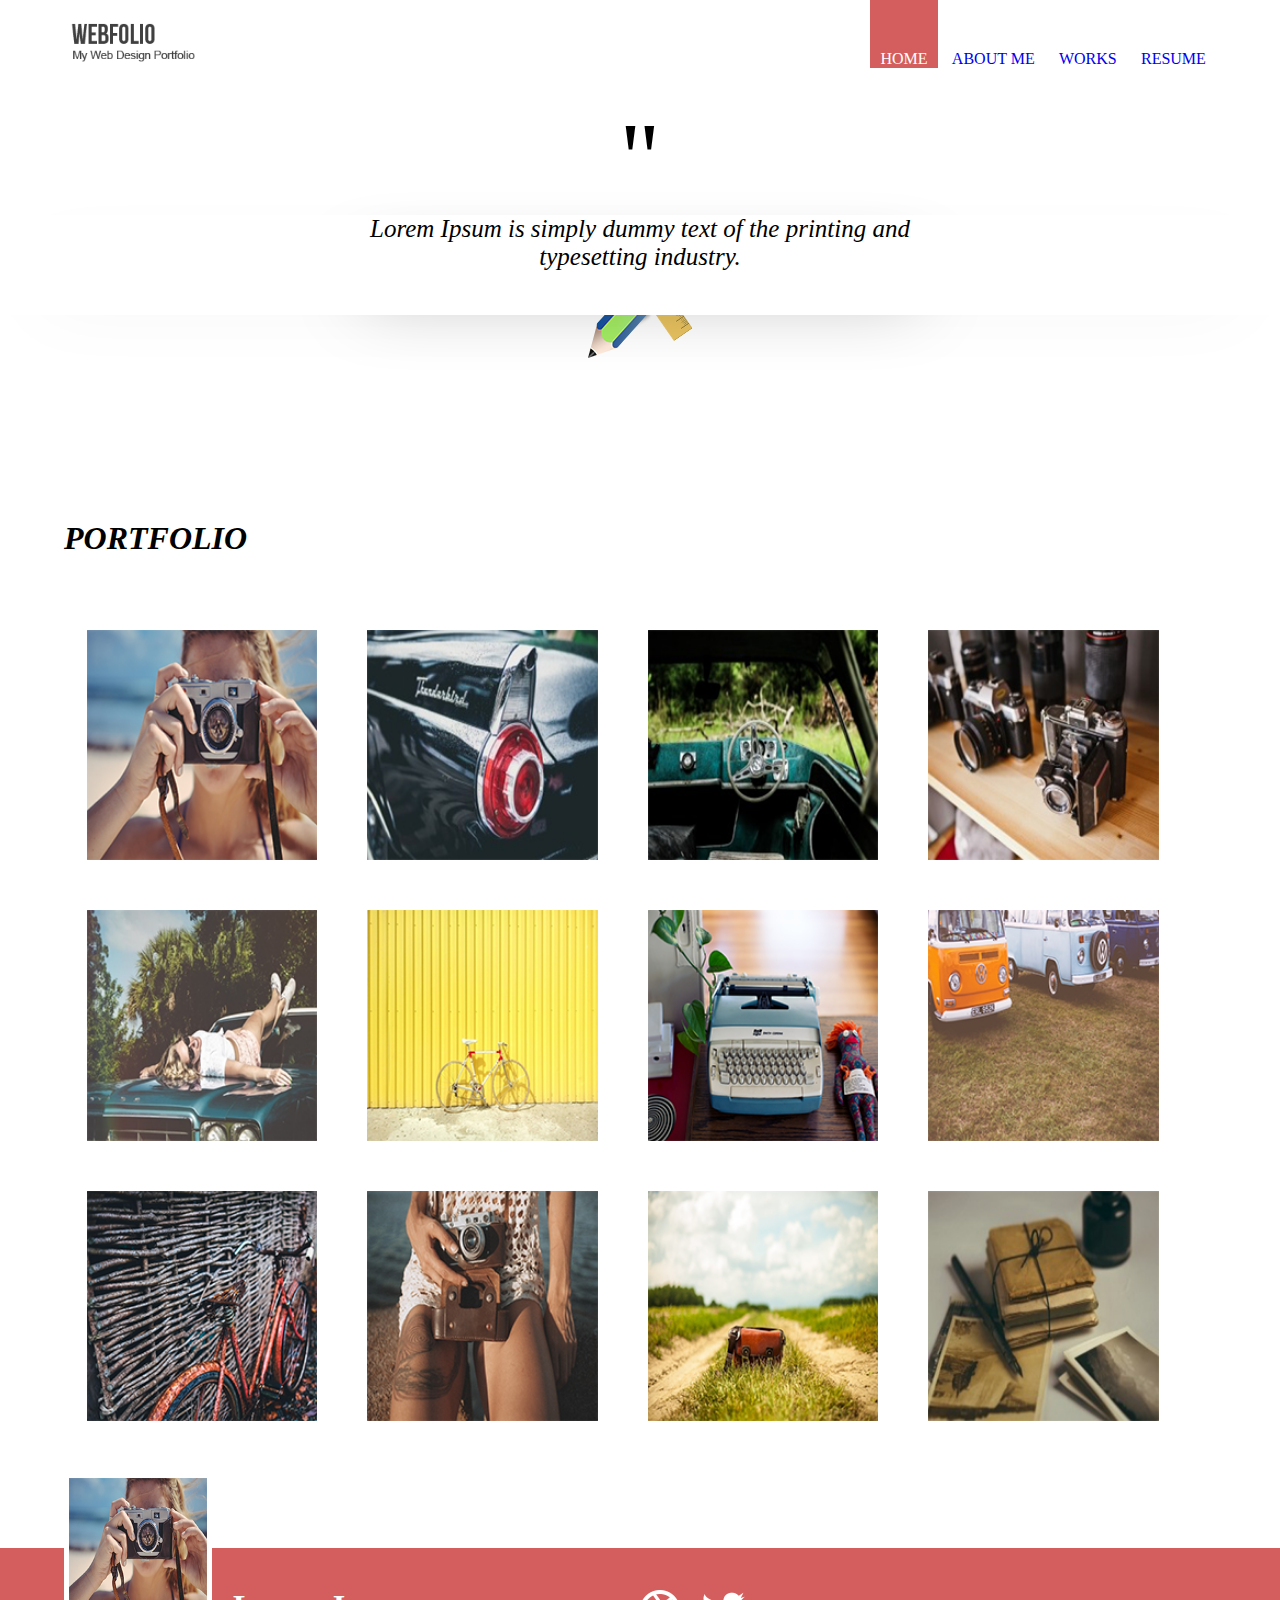
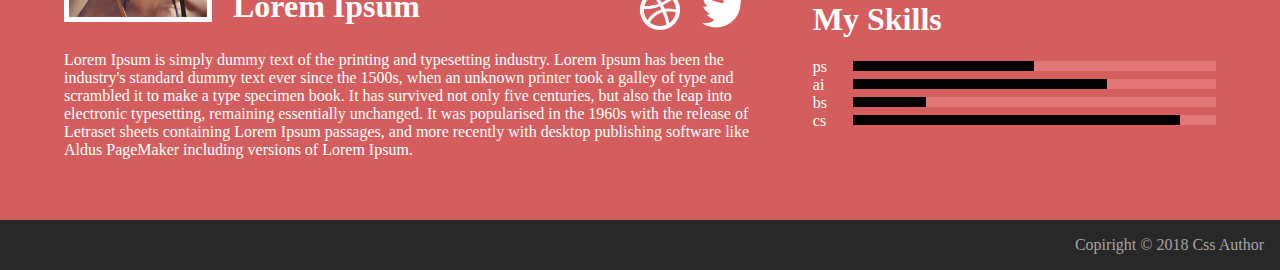
<file: MinimalPortfolio/index.html>
<!DOCTYPE html>
<html lang="en" xmlns="http://www.w3.org/1999/html">
<head>
    <meta charset="UTF-8">
    <title>MinimalPortfolio</title>
    <link rel="icon" type="image/png" href="img/favicon.png">
    <link rel="stylesheet" href="main.css">
</head>
<body>
    <nav>
        <img src="img/Logo.png" alt="logo" class="nav_logo">
        <div class="line"></div>
        <ul class="nav_menu">
            <li class="nav_menu_item active" ><a href="#">home</a></li>
            <li class="nav_menu_item"><a href="#">about me</a></li>
            <li class="nav_menu_item"><a href="#">works</a></li>
            <li class="nav_menu_item"><a href="#">resume</a></li>
        </ul>
    </nav>
    <header>
        <div class="header_logo1">&quot</div>
        <div class="header_text">Lorem Ipsum is simply dummy text of the printing and</br>
            typesetting industry.</div>
        <div class="header_text_shadow"></div>
        <img src="img/Header_img.png" alt="pancil" class="header_logo2">
    </header>
    <article class="gallery">
        <h1 class="gallery_name">portfolio</h1>
        <img src="img/img-12.png"  alt="img-12" class="gallery_item">
        <img src="img/img-2.png"  alt="img-2" class="gallery_item">
        <img src="img/img-3.png"  alt="img-3" class="gallery_item">
        <img src="img/img-4.png"  alt="img-4" class="gallery_item">
        <img src="img/img-5.png"  alt="img-5" class="gallery_item">
        <img src="img/img-6.png"  alt="img-6" class="gallery_item">
        <img src="img/img-7.png"  alt="img-7" class="gallery_item">
        <img src="img/img-8.png"  alt="img-8" class="gallery_item">
        <img src="img/img-9.png"  alt="img-9" class="gallery_item">
        <img src="img/img-10.png"  alt="img-10" class="gallery_item">
        <img src="img/img-11.png"  alt="img-11" class="gallery_item">
        <img src="img/img-1.png"  alt="img-1" class="gallery_item">
    </article>
    <div class="bio">
        <div class="bio_person">
            <img src="img/img-12.png" class="bio_person_logo">
            <h1 class="bio_person_name">Lorem Ipsum</h1>
            <a href="#"><img src="img/tvit.png" atl="twitter" class="bio_person_twitter"></a>
            <a href="#"><img src="img/dribble.png" alt="dribble" class="bio_person_dribble"></a>
        </div>
        <div class="bio_about">
            <p>Lorem Ipsum is simply dummy text of the printing and typesetting industry. Lorem Ipsum has been the
                industry's standard dummy text ever since the 1500s, when an unknown printer took a galley of type and
                scrambled it to make a type specimen book. It has survived not only five centuries, but also the leap
                into electronic typesetting, remaining essentially unchanged. It was popularised in the 1960s with the
                release of Letraset sheets containing Lorem Ipsum passages, and more recently with desktop publishing
                software like Aldus PageMaker including versions of Lorem Ipsum.</p>
        </div>

        <div class="bio_skills">
            <h1>my skills</h1>
            <p>ps</p><div class="skill ps"></div>
            <p>ai</p><div class="skill ai"></div>
            <p>bs</p><div class="skill bs"></div>
            <p>cs</p><div class="skill cs"></div>
        </div>
    </div>
    <div class="footer">
        <p>copiright © 2018 css author</p>
    </div>







<script type="text/javascript" src="main.js"></script>
</body>
</html>
</file>
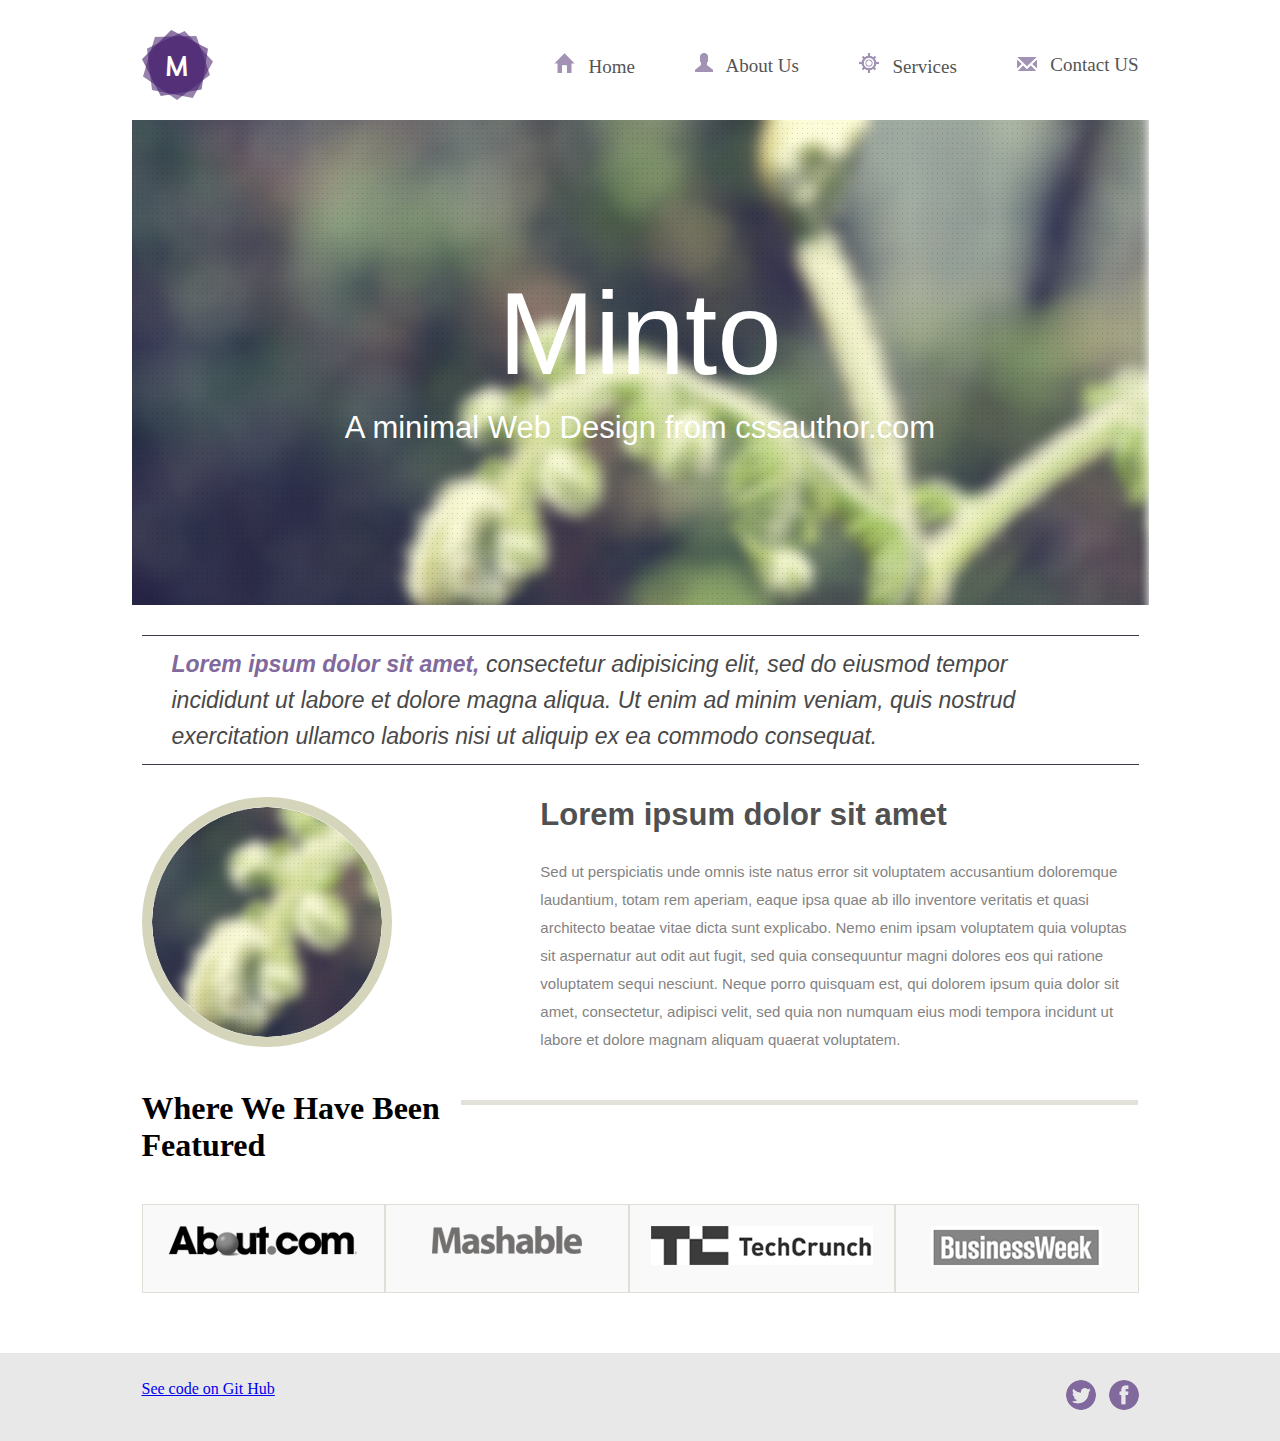
<file: Minto/index.html>
<!DOCTYPE html>
<html lang="en">
<head>
    <meta charset="UTF-8">
    <meta name="viewport" content="width=device-width, initial-scale=1">

    <title>Minto</title>

    <!-- style -->
    <link rel="stylesheet" href="style/style.min.css">
    <!-- fonts-->
    <link rel="preconnect" href="https://fonts.gstatic.com">
    <link href="https://fonts.googleapis.com/css2?family=Amaranth&family=Noto+Sans:ital,wght@0,400;0,700;1,400;1,700&family=Sofia&display=swap" rel="stylesheet">
</head>
<body>
    <nav>
        <div class="logo">
            <img src="img/group_4_205.png" alt="logo">
            <p class="logo-item">M</p>
        </div>
        <ul class="nav"> 
            <li class="nav-item">
                <img src="img/shape_2_21.png" alt="img" class="nav-item-img">
                <span class="non-mobile">Home</span>
            </li>
            <li class="nav-item">
                <img src="img/shape_3_22.png" alt="img" class="nav-item-img">
                <span class="non-mobile">About Us</span>
            </li>
            <li class="nav-item">
                <img src="img/shape_4_26.png" alt="img" class="nav-item-img">
                <span class="non-mobile">Services</span>
            </li>
            <li class="nav-item">
                <img src="img/shape_5_28.png" alt="img" class="nav-item-img">
                <span class="non-mobile">Contact US</span>
            </li>
        </ul>
    </nav>
    <header>
        <h1>Minto</h1><br/>
        <p>A minimal Web Design from cssauthor.com</p>
    </header>
    <article>
        <div class="main-info">
            <p><span>Lorem ipsum dolor sit amet,</span> consectetur adipisicing elit, sed do eiusmod tempor incididunt
                ut labore et dolore magna aliqua. Ut enim ad minim veniam, quis nostrud exercitation ullamco laboris nisi
                ut aliquip ex ea commodo consequat. </p>
        </div>
        <div class="blog-post">
            <img src="img/layer_24_copy_307.png" alt="img">
            <div class="blog-post-info">
                <h1>Lorem ipsum dolor sit amet</h1>
                <p>Sed ut perspiciatis unde omnis iste natus error sit voluptatem accusantium doloremque laudantium, totam
                    rem aperiam, eaque ipsa quae ab illo inventore veritatis et quasi architecto beatae vitae dicta sunt
                    explicabo. Nemo enim ipsam voluptatem quia voluptas sit aspernatur aut odit aut fugit, sed quia consequuntur
                    magni dolores eos qui ratione voluptatem sequi nesciunt. Neque porro quisquam est, qui dolorem ipsum quia
                    dolor sit amet, consectetur, adipisci velit, sed quia non numquam eius modi tempora incidunt ut labore et
                    dolore magnam aliquam quaerat voluptatem.</p>
            </div>
        </div>
        <div class="brand">
            <h1>Where We Have Been Featured</h1>
            <hr/>
            <div class="brand-item">
                <div class="brand-item-ing">
                    <img src="img/layer_26_308.png" alt="brand">
                </div>
                <div class="brand-item-ing">
                    <img src="img/layer_27_309.png" alt="brand">
                </div>
                <div class="brand-item-ing">
                    <img src="img/layer_29_313.png" alt="brand">
                </div>
                <div class="brand-item-ing">
                    <img src="img/layer_30_314.png" alt="brand">
                </div>
            </div>
        </div>
    </article>
    <footer>
        <a href="https://github.com/tomahawk535/Mint">See code on Git Hub</a>
        <a href="#" class="twit"><img src="img/shape_8_122.png" alt="ico" ></a>
        <a href="#" class="face"> <img src="img/shape_9_124.png" alt="ico" ></a>
    </footer>

</body>
</html>
</file>
<file: Eleken/css/main.css>
/*    Fonts
font-family: 'Lato', sans-serif;
font-family: 'Playfair Display', serif;    */

/*---common rules for body & list---*/
* {
    box-sizing: border-box;  /*--include borders & padding in width & height---*/
    margin: 0;
    padding: 0;
    outline: none;
}
body {
    width: 100%;
    margin: 0 auto;
    font-family: "lato", sans-serif;
    font-weight: bold;
    height: auto;
    color: #b9b7b8;
}
li {
    display: inline-block;
    list-style: none;
}
li a {
    text-transform: uppercase;
    text-decoration: none;
    font-family: "lato", sans-serif;
    font-weight: bold;
    color: #b9b7b8;
    font-size: 0.75rem;
}
.active {
    border-bottom:  0.125rem solid #187dd6;
}
li:hover {
    border-bottom: 0.125rem solid #c5c5c5;
}

/*---rules for header include sub-menu & select---*/

header {
    width: 100%; /*---100% from body---*/
    height: 2.8125rem; /*---45px---*/
    border-bottom: 0.0625rem solid #eae8e9; /*---1px---*/
    overflow: hidden;
    padding: 0 5%;
    position: relative;
    /*line-height: 2.8125rem; /*--For vertical alignment---*/
}
.sub-menu, .select {


}
.sub-menu {
    width: 70%;
    margin: -0.625rem 0 0 0;
    float: left;
    position: absolute;
    top:50%;
}
.sub-menu li {
    margin-right: 2.125rem; /*---34---*/
    font-size: 0.75rem; /*---12px---*/
}
.select {
    float: right;
    height: 2.8125rem; /*---45px---*/
    line-height: 2.8125rem; /*--For vertical alignment---*/
    position: relative;
    padding: 0 1% 0 2%;
}
.lang {
    border-left: 0.0625rem solid #eae8e9; /*---1px---*/
}
select {
    border: none;
    text-transform: uppercase;
    font-size: 0.75rem;
    font-family: 'Lato', sans-serif;
    font-weight: bold;
    color: #b9b7b8;
}

/*---rules for  main navigation logo & bag---*/
nav {
    width: 100%; /*---100% from body---*/
    padding: 0 5%;
    overflow: hidden;
    text-align: center;
    border-bottom: 0.0625rem solid #eae8e9; /*---1px---*/
    position: relative;

}
.logo {
    float: left;
    width: 20%;
    text-align: left;


}
.main-menu {
    width: 60%;
    text-align: center;
    float: left;
    position: absolute;
    top: 50%;
    right: 20%;
    margin: -0.625rem 0 0 0;
}
.main-menu li {
    margin-right: 3.125rem;
}
.sale {
    color: #fc411d;
}
.bag {
    float: right;
    width: 20%;
    text-align: right;
    position: absolute;
    top: 50%;
    right: 5%;
    margin: -0.625rem 0 0 0;
    display: table;
    text-transform: uppercase;
    font-size: 0.75rem;
}
.bag:hover {
    cursor: pointer;
}
.bag>p, .cart, .search {
    float: right;
    margin-right: 3%;
}
input[name="goods"]{
    width: 100%;
    background: none;
    color: #000000;
    text-align: center;
}

.cart {
    width: 3.125rem;/*---50px---*/
    height: 3.125rem;
    border:  0.125rem solid #1b80d8;/*---2px---*/
    border-radius: 50%;
    text-align: center;
    margin: -1rem 0.3125rem; /*---16px---5px---*/
    line-height: 3.125rem;
}
.search {
    margin: 0.3125rem;
}
.search:hover {
    cursor: pointer;
}


/*---style for main article---*/

article {
    text-align: center;
    overflow: hidden;
    padding: 0 5%;
}
article h1 {
    font-size: 3.625rem;
    font-family: "Playfair Display", serif;
    margin: 5.5rem 0 2.4375rem ;
    color: #7d7d7d;
}
article span {
    color: #fc411d;
}
article li {
    margin: 0 4% 0 0;

}

#tabs {overflow: hidden;}
#tabs ul {
    margin-bottom: 0.3125rem;
}
figure {
    float: left;
    margin: 1.875rem 1.75rem 1rem 0;
}
figure:nth-child(4), figure:nth-child(8) {
    margin-right: 0;
}
figcaption {
    color: #7d7d7d;
}
.hide {display: none;}
.load {
    text-transform: uppercase;
    text-align: center;
    font-size: 0.75rem;
    margin: 0 0 3.125rem 0;
}
.load:hover {
    cursor: pointer;
}

/*---style for form---*/

.subscribe {
    background: url("../img/sub-bg.png") no-repeat;
    background-size: cover;
    text-align: center;
    color: #ffffff;
    font-family: "Playfair Display", serif;
    font-size: 2.375rem;
    font-weight: normal;
    padding-bottom: 4.375rem;
}
.subscribe p {
    padding: 3.125rem 0 1.5625rem;
}

.form {
    width: 18.75rem;
    height: 2.8125rem;
    border: 0.125rem solid #ffffff;
    margin: 0 auto;
    border-radius: 1.9375rem;

}
form {height: 100%;
    width: 100%;
    line-height: 100%;}
input {
    background-image: url("../img/form-bg.png");
    border: none;
    text-transform: uppercase;
    color: #ffffff;
    display: table-cell;
    vertical-align: middle;
}

input::-moz-placeholder { color: #ffffff; }
input::-webkit-input-placeholder { color: #ffffff;}
input[name="submit"]{
    background-image: url("../img/submit.png");
    width: 1.4375rem;
    height: 1.9375rem;
    margin-left: 3rem;
}
input[name="submit"]:hover {
    cursor: pointer;
}

/*---Style for footer---*/
footer {
    text-align: center;
    overflow: hidden;
    padding: 0 5%;
    position: relative;
}

footer p {
    float: right;
    position: absolute;
    top: 50%;
    right: 5%;
    margin: -0.625rem 0 0 0;
    font-size: 1rem;
}



/*---Some media styles---*/
@media screen and (max-width: 600px) {
    .sub-menu li {
        margin-right: 0.625rem; /*---10---*/
    }


}
@media screen and (max-width: 1100px){
    figure {
        float: left;
        margin: 1.875rem 1.25rem 1rem;
    }

    figure:nth-child(4), figure:nth-child(8) {
        margin-right: 1.25rem;
    }
    .hide, .non-hide {
        overflow: hidden;
    }

}

@media screen and (max-width: 1000px) {
    .main-menu li {
        margin-right: 0.625rem;
    }
}



@media screen and (max-width: 801px) {
    .cart {
        width: 2.1875rem;/*---35px---*/
        height:2.1875rem;
        margin: -0.5rem 0.3125rem;
        line-height: 2.1875rem;
    }
    .main-menu li {
        margin-right: 0.3125rem; /*---5---*/
    }
    figure {
        float: left;
        margin: 1.875rem 2.8125rem 1rem;
    }

    figure:nth-child(4), figure:nth-child(8) {
        margin-right: 2.9125rem;
    }


}


@media screen and (max-width: 690px) {
    .bag>p {
        display: none;
    }
}
</file>
<file: Elena/css/style.css>
@font-face {
  font-family: Belinda Regular;
  src: url("../fonts/belinda.otf");
}
* {
  margin: 0;
  padding: 0;
  box-sizing: border-box;
}

body {
  width: 100%;
  padding: 0 10%;
  background-color: #fff;
  font-family: "PT Sans", sans-serif;
}

/* ---header style style stat here--*/
header {
  margin: 0 auto;
  max-width: 50rem;
  height: 36.75rem;
  background-image: url("../img/layer_7_3828.png");
  background-size: cover;
  background-repeat: no-repeat;
  color: #ffffff;
}
header .bg-opacity {
  display: flex;
  flex-direction: column;
  justify-content: center;
  margin: 0 auto;
  max-width: 50rem;
  height: 33.625rem;
  background-color: rgba(0, 0, 0, 0.5);
}
header h1, header p, header nav, header input {
  align-self: center;
  z-index: 3;
  color: #fff;
}
header .logo {
  font-family: Belinda Regular;
  font-size: 3.25rem;
  line-height: 1.5rem;
  margin-bottom: 2.5rem;
  margin-top: 2rem;
}
header nav {
  width: 100%;
}
header nav ul {
  width: 100%;
  display: flex;
  justify-content: center;
}
header nav ul li {
  margin: 1rem;
  list-style: none;
  text-transform: uppercase;
  font-size: 0.813rem;
}
header nav ul li:hover {
  cursor: pointer;
}
header nav ul li a {
  text-decoration: none;
  color: #ffffff;
}
header .slogan {
  text-transform: uppercase;
  font-size: 3.313rem;
  margin-top: 4.063rem;
  margin-bottom: 2.063rem;
  font-weight: 700;
  font-family: "Ubuntu", sans-serif;
  text-align: center;
}
header .sub_logo {
  text-transform: uppercase;
  margin-bottom: 5rem;
  font-size: 0.938rem;
}
header .sub_logo:after, header .sub_logo:before {
  content: "";
  display: block;
  width: 50%;
  border: 1px solid grey;
  background-color: grey;
}
header .sub_logo:before {
  position: relative;
  top: 50%;
  left: -65%;
}
header .sub_logo:after {
  position: relative;
  top: -50%;
  left: 115%;
}
header input {
  width: 30%;
  flex-basis: 3rem;
  background-color: #50c3af;
  border: none;
  border-radius: 1.563rem;
  text-transform: uppercase;
  outline: none;
}
header input:hover {
  cursor: pointer;
}

/*--header style end here--*/
/*-- article style start here--*/
article {
  margin: 0 auto;
  max-width: 50rem;
  display: flex;
  justify-content: center;
  flex-direction: column;
  background-color: #eaeaeb;
  font-family: "PT Sans", sans-serif;
}
article .offers {
  display: flex;
  width: 100%;
  justify-content: space-around;
  padding: 0.7rem 5% 3.438rem;
}
article .offers .offers_item {
  width: 30%;
  text-align: center;
  align-self: center;
}
article .offers .offers_item h1 {
  color: #40474e;
  border-bottom: 2px solid rgba(64, 71, 78, 0.05);
  font-size: 1rem;
  font-weight: 700;
  text-transform: uppercase;
  margin: 1rem 0;
  padding-bottom: 1rem;
}
article .offers .offers_item p {
  font-size: 0.875rem;
  color: #787b80;
  font-weight: 400;
}
article .blog {
  display: flex;
  width: 100%;
  justify-content: space-between;
  padding: 3.75rem 5%;
  background-color: #f5f5f5;
}
article .blog .blog_post {
  width: 45%;
  text-align: left;
}
article .blog .blog_post .blog_post_img {
  width: 100%;
}
article .blog .blog_post h1 {
  color: #40474e;
  font-weight: 700;
  text-transform: uppercase;
  font-size: 1.125rem;
  padding: 2.5rem 0 1.375rem;
  border-bottom: 2px solid rgba(64, 71, 78, 0.05);
}
article .blog .blog_post p {
  color: #787b80;
  font-size: 0.875rem;
  font-weight: 400;
  padding: 30px 0;
}
article .blog .blog_post input {
  width: 40%;
  padding: 4%;
  background-color: #50c3af;
  color: #f5f5f5;
  font-weight: 400;
  border: none;
  border-radius: 1.563rem;
  text-transform: uppercase;
  outline: none;
}
article .blog .blog_post input:hover {
  cursor: pointer;
}

/*-- mobile style start here --*/
@media all and (max-width: 650px) {
  body {
    padding: 0;
  }

  header {
    width: 100%;
  }
  header .bg-opacity {
    width: 100%;
  }
  header .logo {
    margin-top: 1rem;
  }
  header nav > ul > li {
    margin: 5%;
  }
  header input {
    width: 60%;
  }
  header .sub_logo:before, header .sub_logo:after {
    display: none;
  }

  article .offers {
    flex-flow: column wrap;
  }
  article .offers .offers_item {
    width: 60%;
    padding-top: 2rem;
  }
  article .offers .offers_item h1 {
    border: none;
  }
  article .offers .offers_item p {
    border-bottom: 2px solid rgba(64, 71, 78, 0.05);
    padding-bottom: 1rem;
  }
  article .blog {
    flex-flow: column wrap;
  }
  article .blog .blog_post {
    width: 100%;
  }
  article .blog .blog_post_img {
    margin-top: 1rem;
  }
}

/*# sourceMappingURL=style.css.map */
</file>
<file: fix/style.css>
/*font-family: 'Yanone Kaffeesatz', sans-serif;*/
* {
  box-sizing: border-box;
}
body {
  background-color: #e0e1e0;
  width: 1280px;
  margin:  0 auto;
  padding: 0;
  font-family: 'Yanone Kaffeesatz', sans-serif;

}
header {
  background-color: #f6f7f6;
  height: 139px;
  font-family: 'Yanone Kaffeesatz', sans-serif;
  font-size: 20px;
  padding-left:28px;
  padding-right:65px;
  padding-top:5px;

}
.social {
  display: block;
  width: 340px;
  float: left;


}
header li{
  display: inline-block;
  margin: 16.5px;
  vertical-align: middle;
}
header h1{
  display: inline-block;
  text-transform: uppercase;
  width: 185px;
  margin-left: 180px;

}
.log{
  display: block;
  margin-top: 35px;
  float: right;
}


/*works*/
article {
  padding: 48px;

}
.works {
  overflow: hidden;
}
.works figure {
  position: relative;
  background-color: black;
  opacity: 0.7;
  width: 275px;
  height: 273px;
  margin: 10px;
  float: left;
}
.works figure img {
  border: 5px solid #fff;
}
.works figure:hover {
  background-color: none;
  opacity: 1;
  cursor: pointer;
}
.works figure:hover figcaption .likes {
  display:block;
}
.works figure:hover figcaption p, figcaption{
  display: block;
}
figcaption p {
  display: none;
  position: absolute;
  top: -10px;
  left: 5px;
  padding-top: 5px;
  text-align: center;
  width: 265px;
  height: 60px;
  color: #fff;
  background-color: #000000;
  opacity: 0.5
}
figcaption .likes {
  display: none;
  position: absolute;
  bottom: 5px;
  left: 5px;
  background-color: #FFF;
  width: 265px;
  height: 60px;
  padding: 5px;
}
.hero {
  text-align: center;
  background-color: #fff;
  margin: 40px 10px;
  padding: 55px 265px;
  height: 400px;
  font-family: 'Yanone Kaffeesatz', sans-serif;
  font-size: 18px;
  line-height: 1.5;
}
.hero input {
  background-color: #000;
  color: #fff;
  border: none;
  padding: 10px;
  margin-top: 25px;
}
input:hover {
  cursor: pointer;
}
.blog {
  overflow: hidden;
  margin:10px;
  height: 460px;
}
.lft {
  background-color: #fff;
  float: left;
  width: 865px;
  height: 425px;
}
.lt {
  float: left;
  width: 665px;
  line-height: 1.5;
  padding-left: 40px;
  font-size: 18px;
}
.lft .txt {
  display: inline-block;
  width: 350px;
  text-align: justify;
  float: left;
  margin-top: 0;
  }

.lft figure {
  float: left;
  margin: 0 40px 0 0;
}
.author {
  float: right;
  width: 90px;
  font-size: 14px;
  line-height: 0.5;
  margin: 80px 40px 0 0;
  text-align: center;
}
.author span {
  color: red;
  font-size: 14px;
}
.author ul {
  padding: 0;
}
.author li {
  list-style-type: none;
  margin: 10px 0;
}
.rt {
  background-color: #fff;
  width: 275px;
  float: right;
  height: 425px;
  text-align: center;
  padding: 0 55px;
}
.rt h1 {
  padding: 27px 0;
}
.rt li {
  list-style-type: circle;
  margin: 10px 0;
}
.rt li a {
  text-decoration: none;
  color: #000;
  font-size: 18px;
}


.last {
  overflow: hidden;
}

.contact, .random, .latter {
  background-color: #fff;
  float: left;
  margin: 10px;
}
.contact {
  width: 560px;
  height: 650px;
  padding: 20px 40px;
  font-size: 20px;
}
.contact input {
  background-color: #f2f2f2;
  color: #c3c3c3;
  font-size: 14px;
  border: 1px solid #c3c3c3;
  height: 45px;
  width: 270px;
  margin: 15px 0;
  padding: 0 20px;
}
.contact input:focus{
  color: #000;
}
input[name="massage"] {
  width: 490px;
  height: 150px;
  padding: 0 20px;
  text-align: justify;
}
input[name="submit"]{
  width: 200px;
  background-color: #000;
  color: #fff;
  height: 45px;
  text-transform: uppercase;
}
.random {
  width: 280px;
  height: 340px;
  padding: 20px 40px;
  font-size: 18px;
}
.latter {
  width: 580px;
  height: 300px;
  text-align: center;
  text-transform: uppercase;
  font-size: 18px;
}
.latter input[name="mail"] {
  width: 390px;
  height: 44px;
  background-color: #f2f2f2;
  color: #c3c3c3;
  font-size: 14px;
  border: 1px solid #c3c3c3;
  padding: 20px;
  margin: 20px 0;
}

/*footer*/
footer {
  background-color: #202020;
  width: 1280px;
  height: 139px;
  font-family: 'Yanone Kaffeesatz', sans-serif;
  font-size: 20px;
  padding-left:55px;
  padding-right:68px;
  padding-top:5px;
  color: #fff;
}
footer ul {
  padding: 0;
}
footer li{
  display: inline-block;
  margin: 16.5px 30px 0 0;
  vertical-align: middle;
}
footer h1{
  display: inline-block;
  text-transform: uppercase;
  width: 185px;
  margin-left: 160px;

}
.social {
  display: block;
  width: 340px;
  float: left;
.log{
  display: block;
  margin-top: 35px;
  float: right;
}
</file>
<file: HomeWork7.1/Jumbotron Template for Bootstrap_files/jumbotron.css>
/* Move down content because we have a fixed navbar that is 50px tall */
body {
  padding-top: 50px;
  padding-bottom: 20px;
}
</file>
<file: LeoDigital/CSS/main.css>
body {width: 100%;
    font-family: 'Ubuntu', sans-serif;
    background-color: #f6edd0;
}

.select, .img-nav {
    display: none;
}
nav, header, article {
    padding: 2% 10%;
}
nav {
    overflow: hidden;
    line-height: 0.8rem;
    background-color: #fdfbf6;
    padding-top: 0;
    padding-bottom: 0;
    position: relative;
}
nav .navigation {
    padding: 0;
    float: left;
}
nav li {
    display: inline-block;
}
nav li.active a {
    color: #be282f;
}
nav li a {
    text-decoration: none;
    color: #000000;
    font-family: 'Ubuntu', sans-serif;
    font-size: 0.8rem;
    margin-right: 0.625rem;
}
nav li.active a {
    color: #be282f;
}
 nav .lang {
    float: right;
}
.nav-btn {
     position: absolute;
     top: 50%;
     right: 15%;
     margin-top: -15px;
}
.btn {
    background-color: #fdfbf6;
    border: 0.0625rem solid #be282f;
    margin: 0  0.4375rem;
    border-radius: 0.3125rem;
    cursor: pointer;
}
.btn:hover, .filters .btn:hover{
    background-color: #be282f;
}
.btn:hover>a {
    color: #fdfbf6;
}
.btn a{
    font-family: 'Ubuntu', sans-serif;
    text-decoration: none;
    color: #be282f;
}
.filters .btn {
    background-color: #f6edd0;
}
nav ul.lang li {
    display: block;
}


/*----end navigation----*/

header{
    background-image: url("../img/header-bg.jpg");
    background-repeat: no-repeat;
    background-size: cover;
}
/*----end Header----*/

article{
    overflow: hidden;
}
.lines a{
    text-decoration: none;
    font-weight: bold;
    color: #a8353a;
}
.pos {
    position: relative;
    font-size: 1rem;
    font-weight: normal;
    padding-left:  1%;
    border-left: 5px solid  #be282f;
}
article .f-right{
    float: left;
    position: absolute;
    top: 50%;
    right: 0;
    margin-top: -10px;
}
.f-right img:hover {
    cursor: pointer;
}
.filters {
    text-align: center;
}
.filters, .program {
    float: left;
    padding-top: 5%;
    margin-bottom: 4%;
}
.theme, .data, .location {
    background-color: #fff;
    padding-left: 5%;
    padding-bottom: 5%;
    text-align: left;
    font-size: 0.8rem;
}
.filters h1{
    color: #6e6e6e;
    font-size: 1.125rem;
}
.filters button {
    width: 80%;
    margin-top: 3%;
}
.data {
    margin-top: -.9rem;
}
article .filters {
    width: 20%;
}
article .program {
    width: 78%;
    margin-left: 2%;
}
.program figure {
    float: left;
    width: 30%;
    margin: 0 2%;
    background-color: #ffffff;
}
.program figure:nth-child(n+4) {
    margin-top: 3%;
}
.program figure:nth-child(3n) {
    margin-right: 0;
}
.program figure img {
    width: 100%;
    height: auto;
}
.program figcaption {
    padding: 5%;
    color: #6e6e6e;
}
.program figcaption h1 {
    font-size: 1rem;
    display: inline-block;
    height: 3.4375rem;
}
.program span {
    color: #000;
}
/*---end Article---*/
footer {
    padding: 3% 15%;
    background-color: #a8353a;
    font-size: 1rem;
    font-weight: lighter;
    text-align: justify;
}
footer .foo{
    clear: both;
    margin-top: 2%;
}
footer img, .call-num {
    float: left;
    margin-bottom: 3%;
}
.call-num {
    margin-left: 5.375rem;
}
.social {
    float: right;
}
.social li {
    display: inline-block;
}
/*--end footer---*/

/*----Style for checkbox---*/
.style-check {
    display: inline-block;
    vertical-align: top;
    position: relative;
    cursor: pointer;
}
.style-check input {
    width: 16px;
    height: 15px;
    padding: 0;
    position: absolute;
    left: 0;
    top: 50%;
    margin-top: -7.5px;
    cursor: pointer;
    z-index: 10;
    opacity: 0;
}
.style-check label {
    font-size: 12px;
    line-height: 1.6rem;
    display: block;
    padding-left: 25px;
    position: relative;
    z-index: 1;
    cursor: pointer;
}
.style-check label:before {
    display: block;
    position: absolute;
    left: 0;
    top: 50%;
    width: 15px;
    height: 15px;
    margin-top: -7.5px;
    background:  rgba(0, 0, 0, 0) url("../img/checkbox.png") no-repeat  top left;
    z-index: 5;
    content: "";
    border: 1px solid black;
}
.style-check input:checked + label:before {
    background-position:   0 -15px;
}


/*-----------------------------------------------media ----------------------------------------*/
@media  screen and (max-width: 1024px) {
    header img {  /*----make image responsive---*/
        width: 50%;
        height: auto;
    }
    footer .foter-logo {
        width: 50%;
        height: auto;
    }
}
@media  screen and (max-width: 805px) {
    nav {
        text-align: center;
    }
    header {
        padding: 10% 5%;
    }
    nav .navigation {
        padding: 0;
        float: none;
    }
    ul.lang {
        margin: 0;
    }
    .nav-btn {
        position: relative;
        margin: 1% auto;
        width: 70%;
        float: left;
    }
    .checkbox {
        display: none
    }
    /*----style for select----*/
    .style-select{
        width: 32%;
        overflow: hidden;
        border: .0625rem solid #a8353a;
        border-radius: 0.3rem;
        margin: 0  0 0 1%;
        float: left;
        background: url("../img/seleckt.png") no-repeat right;
        background-color: #f6edd0;
    }
    .style-select select {
        width: 110%;
        background: transparent;
        border: none;
    }
    .select .btn {
        width: 32%;
        float: left;
        margin: 1% 0 0 1%;
        background-color: #f6edd0 ;
    }
    .select .btn:hover{
        background-color:  #a8353a;
    }
    /*--end select---*/
    article .program {
        clear: both;
        width: 100%;
         margin-left: 0;
    }
    .theme, .data, .location {
        float: left;
        width: 22.66666%;
    }
    .select {
        display: block;
    }
    .call-num {
        margin-left: 7rem;
    }
}
@media  screen and (max-width: 714px){  /*--add mobile Navigation-*/
    nav, article {
        padding: 0 5%;
    }
    nav {
        text-align: left;
        position: relative;
    }
    .img-nav {
        display: block;
        margin:  2% 0;
    }
    .navigation li {
        display: none;
    }
    .navigation li:hover + a {
     color: #be282f;
    }
    .img-nav:hover + .navigation li {
        display: block;
    }
    nav .navigation {
        margin: 0;
        padding: 0;
    }
    nav li {
        width: 35%;
        padding: 1%;
        border-bottom: .0625rem dashed #f6edd0;
    }
    .nav-btn button {
        width: 40%;
        font-size: .7rem;
    }
    .nav-btn {
        position: absolute;
        top: 2%;
        left: 50%;
        margin-left: -30%;
        float: left;
    }
    .lang {
        font-size: .5rem;
        position: absolute;
        top: 5%;
        right: 0;
        text-transform: uppercase;
    }
}
@media  screen and (max-width: 641px) {
    .style-select {
        margin: 0;
    }
    .program figure {
        width: 45%;
    }
    .program figure:nth-child(n+3) {
        margin-top: 3%;
    }
    .program figure:nth-child(3n) {
        margin-right: 2%;
    }
    .program figcaption h1 {
        height: 1.8rem;
    }
    footer .foter-logo {
        width: 100%;
        height: auto;
        clear: both;
    }
    .call-num {
        margin-left: 1rem;
    }

}
@media  screen and (max-width: 420px) {
    nav, article {
        padding: 0 2%;
    }
    header img {
        width: 100%;
        height: auto;
    }
    .btn {
        font-size: .5rem;
    }
    .pos {
        font-size: 0.7rem ;
    }
    .program figure {
        width: 100%;
        margin: 0;
    }
    .program figure:nth-child(n+2) {
        margin-top: 5%;
    }
    .program figure:nth-child(3n) {
        margin-right: 2%;
    }
    .program figcaption h1 {
        height: 1rem;
    }
    .social {
        float: none;
        padding: 0;
    }
    footer img, .call-num {
        float: none;
    }
}
</file>
<file: MageticAI/style/style.css>
* {
  padding: 0;
  margin: 0;
  box-sizing: border-box;
}

body {
  display: flex;
  flex-wrap: wrap;
  align-items: flex-end;
  justify-content: flex-end;
  background-color: #f0f1f0;
}

aside {
  flex-basis: 5%;
  align-self: flex-start;
  order: 3;
  position: absolute;
  top: 0;
  left: 0;
  height: 1020px;
  background-color: #333f4e;
  width: 120px;
}
aside .aside_head_item {
  width: 100%;
  height: 83px;
  background-color: #333f4e;
}
aside .aside_head_item:hover {
  cursor: pointer;
}
aside .aside_item {
  width: 90%;
  height: 100px;
  background-color: #384756;
  margin: 0.5rem auto;
  border-radius: 3%;
  padding: 1rem;
}
aside .aside_item .aside_item_content {
  background-color: #b4b9bd;
  width: 2rem;
  height: 2rem;
  border-radius: 50%;
  margin: 1rem auto;
}

.open_aside {
  position: absolute;
  top: 0;
  left: 0;
  height: 1020px;
  background-color: #333f4e;
  width: 300px;
}
.open_aside .aside_open_head_item {
  width: 100%;
  height: 83px;
  text-align: right;
  padding: 1rem;
}
.open_aside .aside_open_head_item img {
  float: left;
}
.open_aside .aside_open_head_item p {
  color: #b4b9bd;
  font-weight: bold;
  margin: 1rem;
  width: 90%;
}
.open_aside .aside_open_head_item p:hover {
  cursor: pointer;
}
.open_aside .open_aside_item {
  width: 90%;
  background-color: #384756;
  margin: 0.5rem auto;
  border-radius: 3%;
  padding: 1rem;
  text-align: left;
}
.open_aside .open_aside_item:hover {
  cursor: pointer;
}
.open_aside .open_aside_item a {
  color: #b4b9bd;
  text-decoration: none;
  font-size: 1.5rem;
  font-weight: bold;
  margin: 0;
}

header {
  order: 1;
  flex-basis: 93%;
  align-self: center;
  display: flex;
  justify-content: flex-start;
  padding: 1rem 4rem;
  align-items: center;
  background-color: white;
}
header .search {
  flex-basis: 90%;
  background-color: #ffffff;
  border: none;
  outline: none;
  height: 3rem;
}
header .search:hover {
  cursor: pointer;
}
header .header_item {
  flex-basis: 2.5%;
  color: #b4b9bd;
}
header .header_item:hover {
  cursor: pointer;
}

#show-logo {
  display: none;
  order: 2;
  flex-basis: 90%;
  background-color: #f0f1f0;
  margin-top: 3rem;
  margin-left: -10rem;
  text-align: center;
}

article {
  order: 3;
  flex-basis: 93%;
  background-color: #f0f1f0;
  display: flex;
  justify-content: space-around;
  flex-wrap: wrap;
  align-items: stretch;
  height: 940px;
  padding: 2rem;
}
article .activity {
  flex-basis: 40%;
}
article .activity .activity_header select {
  border: none;
  outline: none;
  color: #384756;
  font-size: 1rem;
  font-weight: bold;
}
article .activity .activity_header select option {
  color: #384756;
  font-size: 1rem;
  outline: none;
}
article .vehicles {
  flex-basis: 55%;
}
article .vehicles h1 {
  width: 90%;
}
article .vehicles .vehicles_header-item:hover {
  cursor: pointer;
  border-bottom: 2px solid #384756;
}
article .activity, article .vehicles {
  background-color: #ffffff;
  border-radius: 0.313rem;
}
article .activity_header, article .vehicles_header {
  display: flex;
  justify-content: space-between;
  padding: 1rem;
  color: #384756;
  border-bottom: 1px solid #f0f1f0;
}
article .activity_header h1, article .vehicles_header h1 {
  font-size: 1.5rem;
  font-weight: bold;
}

@media all and (max-width: 700px) {
  article {
    flex-wrap: wrap;
    justify-content: flex-end;
    padding: 0;
  }
  article .activity, article .vehicles {
    flex-basis: 85%;
  }
  article .vehicles .vehicles_header-item {
    margin-left: 1rem;
  }

  header {
    flex-basis: 80%;
  }
  header .search {
    flex-basis: 80%;
  }
  header .header_item {
    margin-left: 1rem;
  }
}

/*# sourceMappingURL=style.css.map */
</file>
<file: mimino/style.css>
body {
  padding: 0 7rem;
  font-family: "Playfair Display", serif;

}

/*--------------- navigation ---------------*/
.navbar-default {
  background-color: #fff;
  border: none;
}
.navbar-right a {
  text-decoration: none;
  text-transform: uppercase;
  font-size: 1.5rem;
}
.navbar-right li {
  margin: 0 1rem;
}

/*---------------- article--------------*/
.jumbotron {
  background-image: url(img/main.png);
  background-size: cover;
  background-repeat: no-repeat;
  background-position: center center;
  height: 64.1875rem;
}

.weekend {
  padding: 4rem;

}
.weekend p {
  line-height: 1.5;
  font-size: 2rem;
}
.weekend h1 {
  font-size: 3.5rem;
  margin: 2rem 0 4rem;
}


/*---block whith images----*/

.thumbnail {
  border: none;
  margin: 5rem 0;
}
.thumbnail img {
  width: 100%;
  height: auto;
}
.thumb p {
  font-size: 2rem;
  line-height: 1.5;
}
.thumb h1 {
  font-size: 3.5rem;
  margin: 0 0 4rem;
}
.text-muted {
  text-transform: uppercase;
}

.thumbHidden {
  display: none;
}

/*--- form---*/
.for {
  padding: 0;
}
.form {
  background-color: #f0f0f0;
  padding: 5rem 0;
  text-align: center;
  vertical-align: middle;

}
.form input {
  background-color: #f0f0f0;
  border: none;
  border-bottom: 2px solid black;
  margin: 0;
  height:5rem;
  outline: none;
}
input[name="email"] {
    width:30%;

}
input[name="send"]{
  background-image: url(img/thunb/button.png);
  background-repeat: no-repeat;
  background-position: center center;
  width: 5rem;
  padding-bottom: 1.9rem;
}
input:active {
  border: none;
}

.load {
  text-align: center;
  padding: 5rem 0;
}


/*-----footer-----*/

footer {
  background-color: #f0f0f0;
  margin: 0 -7rem;
  padding: 0 7rem;
  text-transform: uppercase;

}
footer li {
  display: inline-block;
}
.social, .terms {
  padding: 3rem 0;
}
.terms a {
  text-decoration: none;
  color: black;
}
.social {
  text-align: right;
}
.social li {
  display: inline-block;
}
.click {background-color: #fff;
  border: 2px solid black;
  padding: 2rem;

}

@media screen and (max-width: 801px) {
  .jumbotron {
    height: 24.1875rem;
  }
  .weekend {
    padding: 0;
  }
  .weekend p {
    line-height: 1.3;
    font-size: 2rem;
  }
  .weekend h1 {
    font-size: 2.5rem;
    margin: 1rem 0 3rem;
  }

}

@media screen and (max-width: 601px){
  body {
    padding: 0 2rem;
  }
  .weekend {
    padding: 0;
  }
  .weekend p {
    line-height: 1.3;
    font-size: 1.5rem;
  }
  .weekend h1 {
    font-size: 2.5rem;
    margin: 1rem 0 3rem;
  }
  .thumb p {
    font-size: 1.5rem;
    line-height: 1.3;
  }
  .thumb h1 {
    font-size: 2.5rem;
    margin: 0 0 2rem;
  }

}
</file>
<file: MinimalPortfolio/main.css>
* {
    margin: 0;
    padding: 0;
}

body {
    width: 100%;
}
/*--------------------- style navigation----*/
nav {
    width: 90%;
    padding:  0 5% 1.25rem 5%;
    position: fixed;
    top: 0;
    background-color: white;
    z-index: 1001;

 }
.nav_logo {
    float: left;
    width: 12%;
    padding: 1.25rem 0 0;
}
.nav_menu {
    width: 88%;
    text-align: right;
    float: right;

}
.nav_menu_item {
    display: inline-block;
    height: 100%;
    padding: 3.125rem 1% 0;
}
.nav_menu_item a {
    text-decoration: none;
    text-transform: uppercase;
}
/*-------------------------------navigatio on action--------------*/

.nav_menu_item:hover {
    cursor: pointer;
    background-color: blanchedalmond;
}
.active {
    background-color: #d45e5e;
}
.active>a {
    color: white;
}

/*---------------------------------------------*/
header {
    width: 100%;
    text-align: center;
    padding: 6.25rem 0;
}
 .header_logo1 {
     text-transform: capitalize;
     font-size: 6.25rem;
     font-family:  Algerian, Broadway fantasy;

 }
 .header_text {
     font-family: Cambria, Georgia, serif;
     font-style: italic;
     font-size: 1.5625rem;
     background-color: white;
     box-shadow: 0px 16px 70px -49px #000000;
     height: 100px;
     position: relative;
     z-index: 1000;
 }
 .header_logo2 {
     z-index: -1;
     margin-top: 51px;
 }
 .header_text_shadow {
     box-shadow: 0px 16px 70px -45px #000000;
     height: 100px;
     margin: -100px auto;
     width: 50%;
     background-color: black;
     position: relative;
     z-index: 999;
 }


 /*------------------------------------------------*/
.gallery {
    padding: 3.125rem 5% 6.25rem;
}
.gallery_name {
    font-family: Cambria, Georgia, serif;
    font-style: italic;
    text-transform: uppercase;
    margin-bottom: 3.125rem;
}
.gallery_item {
    width: 20%;
    margin: 2% 2%;
}

.gallery_item:hover {
    cursor: pointer;
    transform: scale(1.3,1.3);
    transition: all 0.5s ease-out;;

}

/*----------------------------------------------------*/
.bio {
    background-color: #d45e5e;
    color: #ffffff;
    padding: 2.5rem 5%;
    height: 12rem;
}
.bio_person {
    float: left;
    width: 60%;
}
.bio_person_logo, .bio_person_name {
    float: left;
}
.bio_person_logo {
    width: 20%;
    height: auto;
    border: 0.3125rem solid #ffffff;
    margin-top: -7.1875rem;
}
.bio_person_name {
    text-transform: capitalize;
    font-family: Cambria, Georgia, serif;
    margin-left: 3%;
}

.bio_person_dribble, .bio_person_twitter {
    float: right;
    padding: 0 1.5%;
}

.bio_about {
    float: left;
    width: 60%;
    padding: 1.25rem 0;
}
.bio_skills {
    float: right;
    width: 35%;
    padding-left: 5%;
}
.bio_skills h1 {
    text-transform: capitalize;
    margin: -1.875rem 0 1.25rem;
}
.skill {
    width: 90%;
    height: 0.625rem;
    float: right;
    margin: -0.9375rem 0 0;
}
.ps {
    background: linear-gradient(to right, #000000, #000000 50%, #e27878 50%, #e27878);
}
.ai {
    background: linear-gradient(to right, #000000, #000000 70%, #e27878 70%, #e27878);
}
.bs {
    background: linear-gradient(to right, #000000, #000000 20%, #e27878 20%, #e27878);
}
.cs {
    background: linear-gradient(to right, #000000, #000000 90%, #e27878 90%, #e27878);
}

/*----------------------------------------------------------------------*/
.footer {
    background-color: #282828;
    color: #a5a4a4;
    font-family: Cambria, Georgia, serif ;
}
.footer p {
    text-align: right;
    text-transform: capitalize;
    padding: 1rem;
}


/*-----------------------------------------------------*/
@media  screen and (max-width: 700px) {
    .nav_logo {
        float: none;
        width: 60%;
    }

    .line {
        width: 100%;
        border: 0.0625rem solid black;
        margin: .3125rem 0;
    }

    .nav_menu {
        width: 100%;
        text-align: center;
        float: none;
    }

    .nav_menu_item {
        display: inline-block;
        height: 70%;
        padding: 1.125rem 5%;
    }

    header {
        margin-top: 3.6rem;
    }

    .gallery {
        padding-top: 0.125rem;
    }

    .gallery_item {
        width: 40%;
        margin: 4% 4%;
    }



    .bio {
        height: 30rem;
    }
    .bio_person_logo {
        width: 30%;
        margin-top: -5.1875rem;
    }
    .bio_person {
        width: 100%;
    }
    .bio_person_dribble, .bio_person_twitter {
        float: right;
        padding:  0 .5%;
    }
    .bio_about {
        width: 100%;
        text-align: justify;
        border-bottom:0.1875rem solid #e27878;
    }
    .bio_skills {
        width: 75%;
        float: left;
        margin-top: 5rem;
        padding: 0;


    }
}
</file>
<file: HomeWork7.1/Jumbotron Template for Bootstrap_files/ie10-viewport-bug-workaround.css>
/*!
 * IE10 viewport hack for Surface/desktop Windows 8 bug
 * Copyright 2014-2015 Twitter, Inc.
 * Licensed under MIT (https://github.com/twbs/bootstrap/blob/master/LICENSE)
 */

/*
 * See the Getting Started docs for more information:
 * http://getbootstrap.com/getting-started/#support-ie10-width
 */
@-ms-viewport     { width: device-width; }
@-o-viewport      { width: device-width; }
@viewport         { width: device-width; }
</file>
<file: Minto/style/style.min.css>
* {
  margin: 0;
  padding: 0;
  -webkit-box-sizing: border-box;
  box-sizing: border-box
}
body {
  background-color: #fff
}
nav {
  display: -webkit-box;
  display: -ms-flexbox;
  display: flex;
  -ms-flex-preferred-size: 100%;
  flex-basis: 100%;
  max-width: 81.25rem;
  margin: auto;
  background-color: #fff;
  padding: 1.875rem 8.84375rem 1.25rem
}
nav .logo {
  -ms-flex-preferred-size: 5%;
  flex-basis: 5%;
  color: #fff;
  font-family: Amaranth,sans-serif;
  font-size: 1.825rem;
  height: 4.375rem;
  max-width: 4.375rem
}
nav .logo p {
  position: relative;
  top: -60px;
  left: 23px
}
nav .nav {
  -ms-flex-preferred-size: 95%;
  flex-basis: 95%;
  display: -webkit-box;
  display: -ms-flexbox;
  display: flex;
  -webkit-box-pack: end;
  -ms-flex-pack: end;
  justify-content: flex-end
}
nav .nav .nav-item {
  -ms-flex-item-align: center;
  -ms-grid-row-align: center;
  align-self: center;
  list-style-type: none;
  margin: 0 0 0 3.75rem;
  font-size: 1.1875rem;
  color: #545454
}
nav .nav .nav-item img {
  margin-right: .55rem
}
nav .nav .nav-item:hover {
  cursor: pointer;
  color: #000;
  background-color: #f5f5f5
}
header {
  -ms-flex-preferred-size: 100%;
  flex-basis: 100%;
  max-width: 63.5625em;
  height: 30.3125rem;
  background-image: url(../img/layer_24_291.png);
  background-size: cover;
  margin: auto;
  text-align: center;
  padding: 9.75rem 0 0
}
header h1,
header p {
  font-family: "Segoe UI",sans-serif;
  color: #fff
}
header h1 {
  font-size: 7.25rem;
  font-weight: 400;
  line-height: 7.25rem
}
header p {
  font-size: 1.9375rem;
  font-weight: 300
}
article {
  display: -webkit-box;
  display: -ms-flexbox;
  display: flex;
  -ms-flex-wrap: wrap;
  flex-wrap: wrap;
  -ms-flex-preferred-size: 100%;
  flex-basis: 100%;
  max-width: 81.25rem;
  margin: auto;
  padding: 1.875rem 8.84375rem 1.25rem
}
article .main-info {
  -ms-flex-preferred-size: 100%;
  flex-basis: 100%;
  border-bottom: 1px solid #3d3b4b;
  border-top: 1px solid #3d3b4b;
  padding: .625rem 1.875rem;
  font-family: "Segoe UI",sans-serif;
  font-size: 1.4375rem;
  color: #494848;
  font-style: italic;
  line-height: 2.25rem
}
article .main-info span {
  font-weight: bolder;
  color: #82699d
}
article .blog-post {
  display: -webkit-box;
  display: -ms-flexbox;
  display: flex;
  -ms-flex-preferred-size: 100%;
  flex-basis: 100%;
  padding: 2rem 0 2.25rem
}
article .blog-post img {
  border: 10px solid #d4d5bb;
  border-radius: 50%
}
article .blog-post .blog-post-info {
  -ms-flex-preferred-size: 60%;
  flex-basis: 60%;
  margin-left: auto
}
article .blog-post .blog-post-info h1 {
  color: #505051;
  font-family: "Segoe UI",sans-serif;
  font-size: 1.9375rem;
  line-height: 2.25rem;
  margin-bottom: 1.5625rem;
  margin-top: 2.6875rem
}
article .blog-post .blog-post-info p {
  color: #838383;
  font-size: .9375rem;
  line-height: 1.75rem;
  font-family: "Segoe UI",sans-serif
}
article .brand {
  -ms-flex-preferred-size: 100%;
  flex-basis: 100%;
  background-color: #fff;
  display: -webkit-box;
  display: -ms-flexbox;
  display: flex;
  -ms-flex-wrap: wrap;
  flex-wrap: wrap
}
article .brand h1 {
  -ms-flex-preferred-size: 32%;
  flex-basis: 32%
}
article .brand hr {
  -ms-flex-preferred-size: 68%;
  flex-basis: 68%;
  height: 5px;
  background-color: rgba(198,195,181,.5);
  margin-top: 10px;
  border: none
}
article .brand .brand-item {
  -ms-flex-preferred-size: 100%;
  flex-basis: 100%;
  display: -webkit-box;
  display: -ms-flexbox;
  display: flex
}
article .brand .brand-item .brand-item-ing {
  -ms-flex-preferred-size: 25%;
  flex-basis: 25%;
  padding: 1.3125em;
  text-align: center;
  background-color: #f9f9f9;
  border: 1px solid rgba(198,195,181,.5);
  margin: 2.5em 0
}
footer {
  display: -webkit-box;
  display: -ms-flexbox;
  display: flex;
  -ms-flex-preferred-size: 100%;
  flex-basis: 100%;
  max-width: 81.25rem;
  margin: auto;
  padding: 1.6875rem 8.84375rem;
  background-color: #e8e8e8
}
footer .twit {
  margin-left: auto
}
footer .face {
  margin-left: .78125rem
}
@media all and (max-width:1100px) {
  article .brand h1 {
    -ms-flex-preferred-size: 100%;
    flex-basis: 100%
  }
  article .brand .brand-item {
    -ms-flex-wrap: wrap;
    flex-wrap: wrap
  }
  article .brand .brand-item .brand-item-ing {
    -ms-flex-preferred-size: 50%;
    flex-basis: 50%
  }
}
article .blog-post img {
  width: 250px;
  height: 250px
}
article .blog-post .blog-post-info h1 {
  margin-top: 0
}
@media all and (max-width:850px) {
  nav {
    padding: 1rem
  }
  nav .nav .nav-item {
    margin: 0 0 0 1rem
  }
  article {
    padding: 1rem
  }
  footer {
    padding: 1rem
  }
}
@media all and (max-width:668px) {
  article .blog-post img {
    display: none
  }
  article .blog-post .blog-post-info {
    -ms-flex-preferred-size: 100%;
    flex-basis: 100%
  }
}
@media all and (max-width:599px) {
  .non-mobile {
    display: none
  }
  article .brand .brand-item .brand-item-ing {
    -ms-flex-preferred-size: 100%;
    flex-basis: 100%;
    margin: 0
  }
}
</file>
